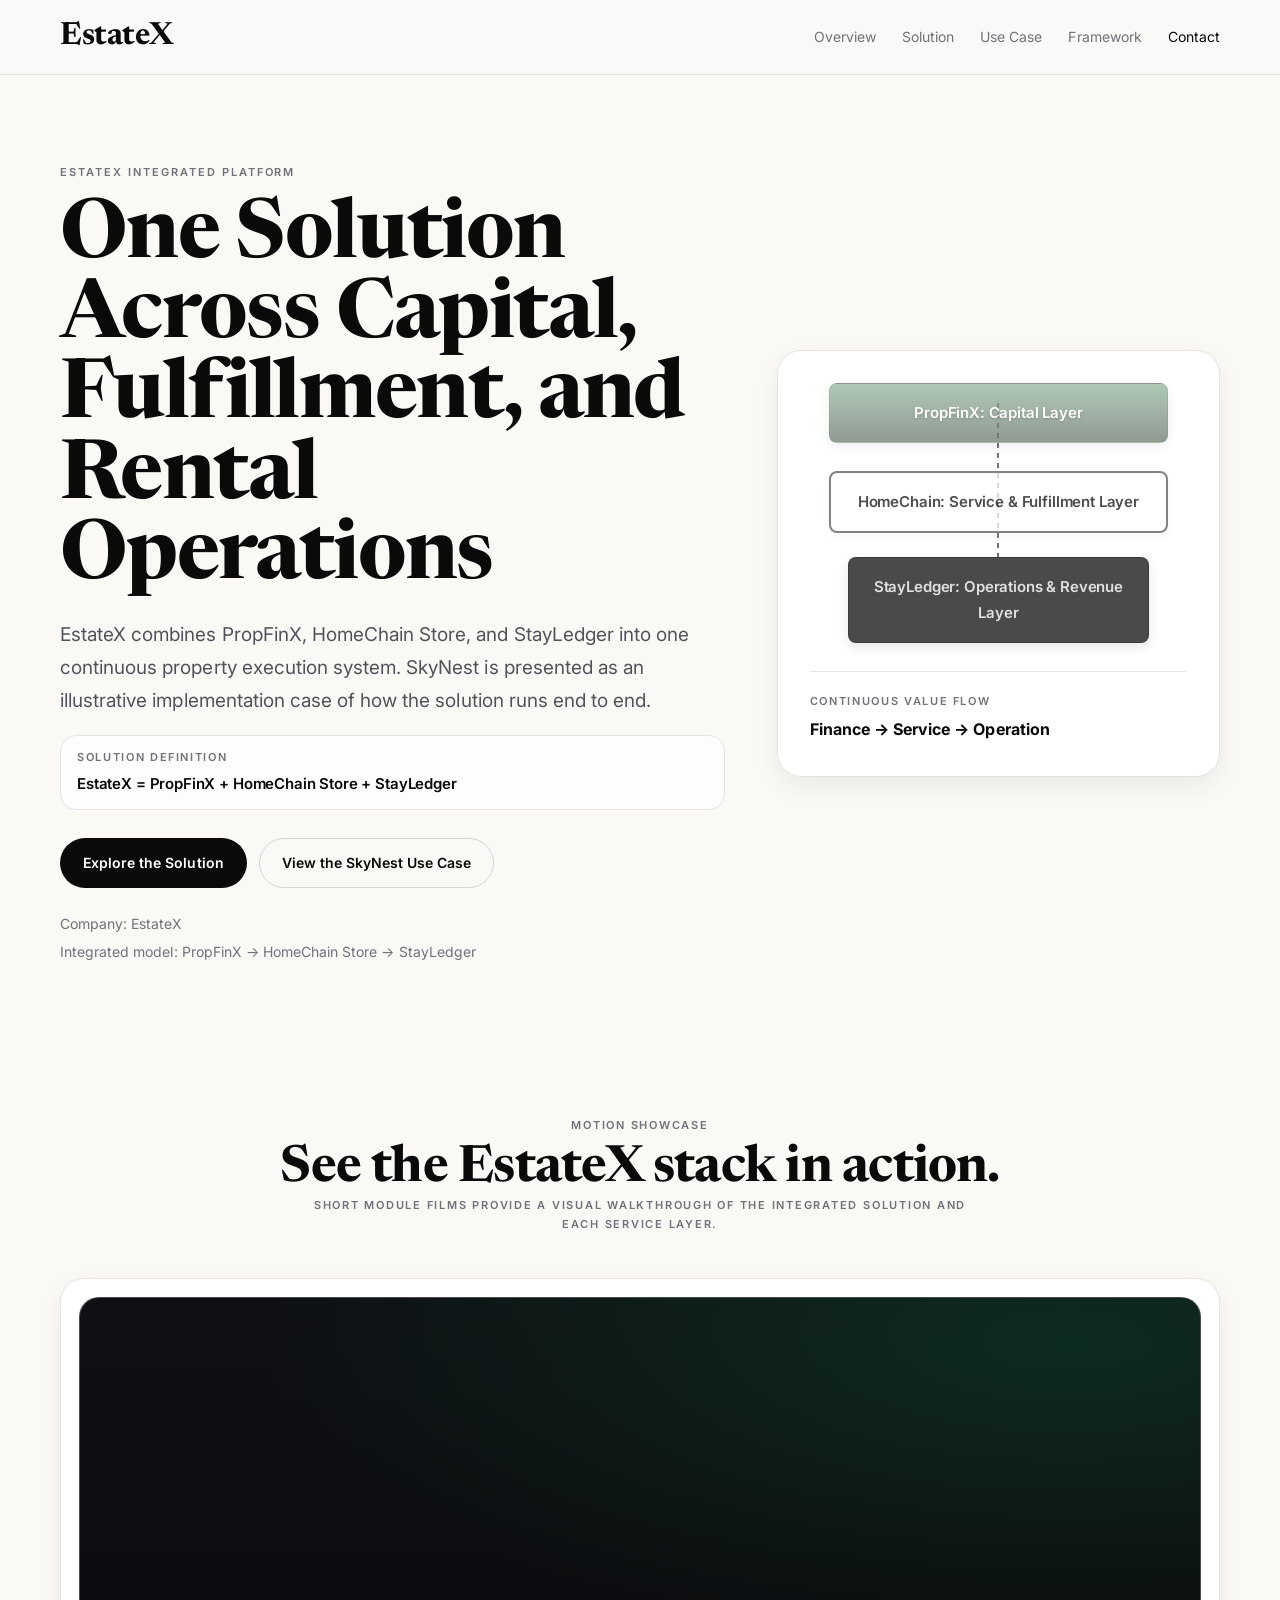
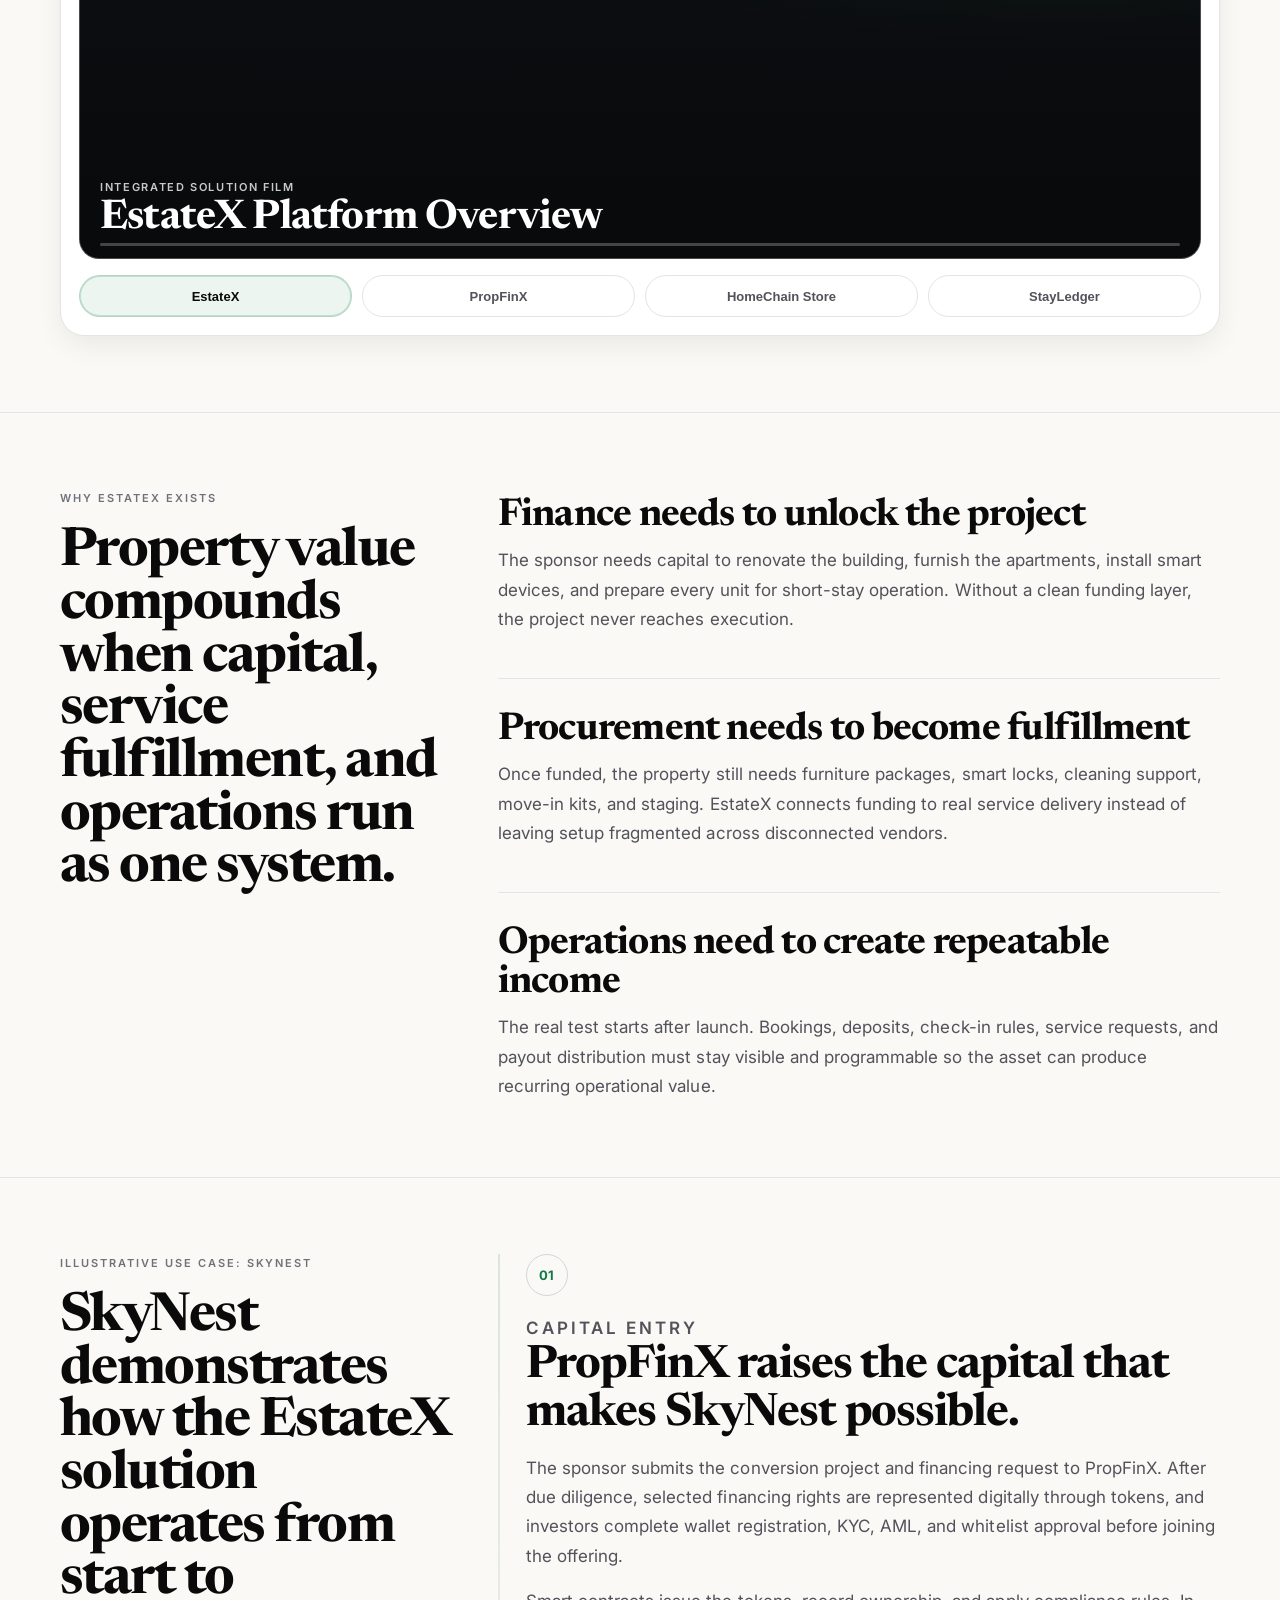
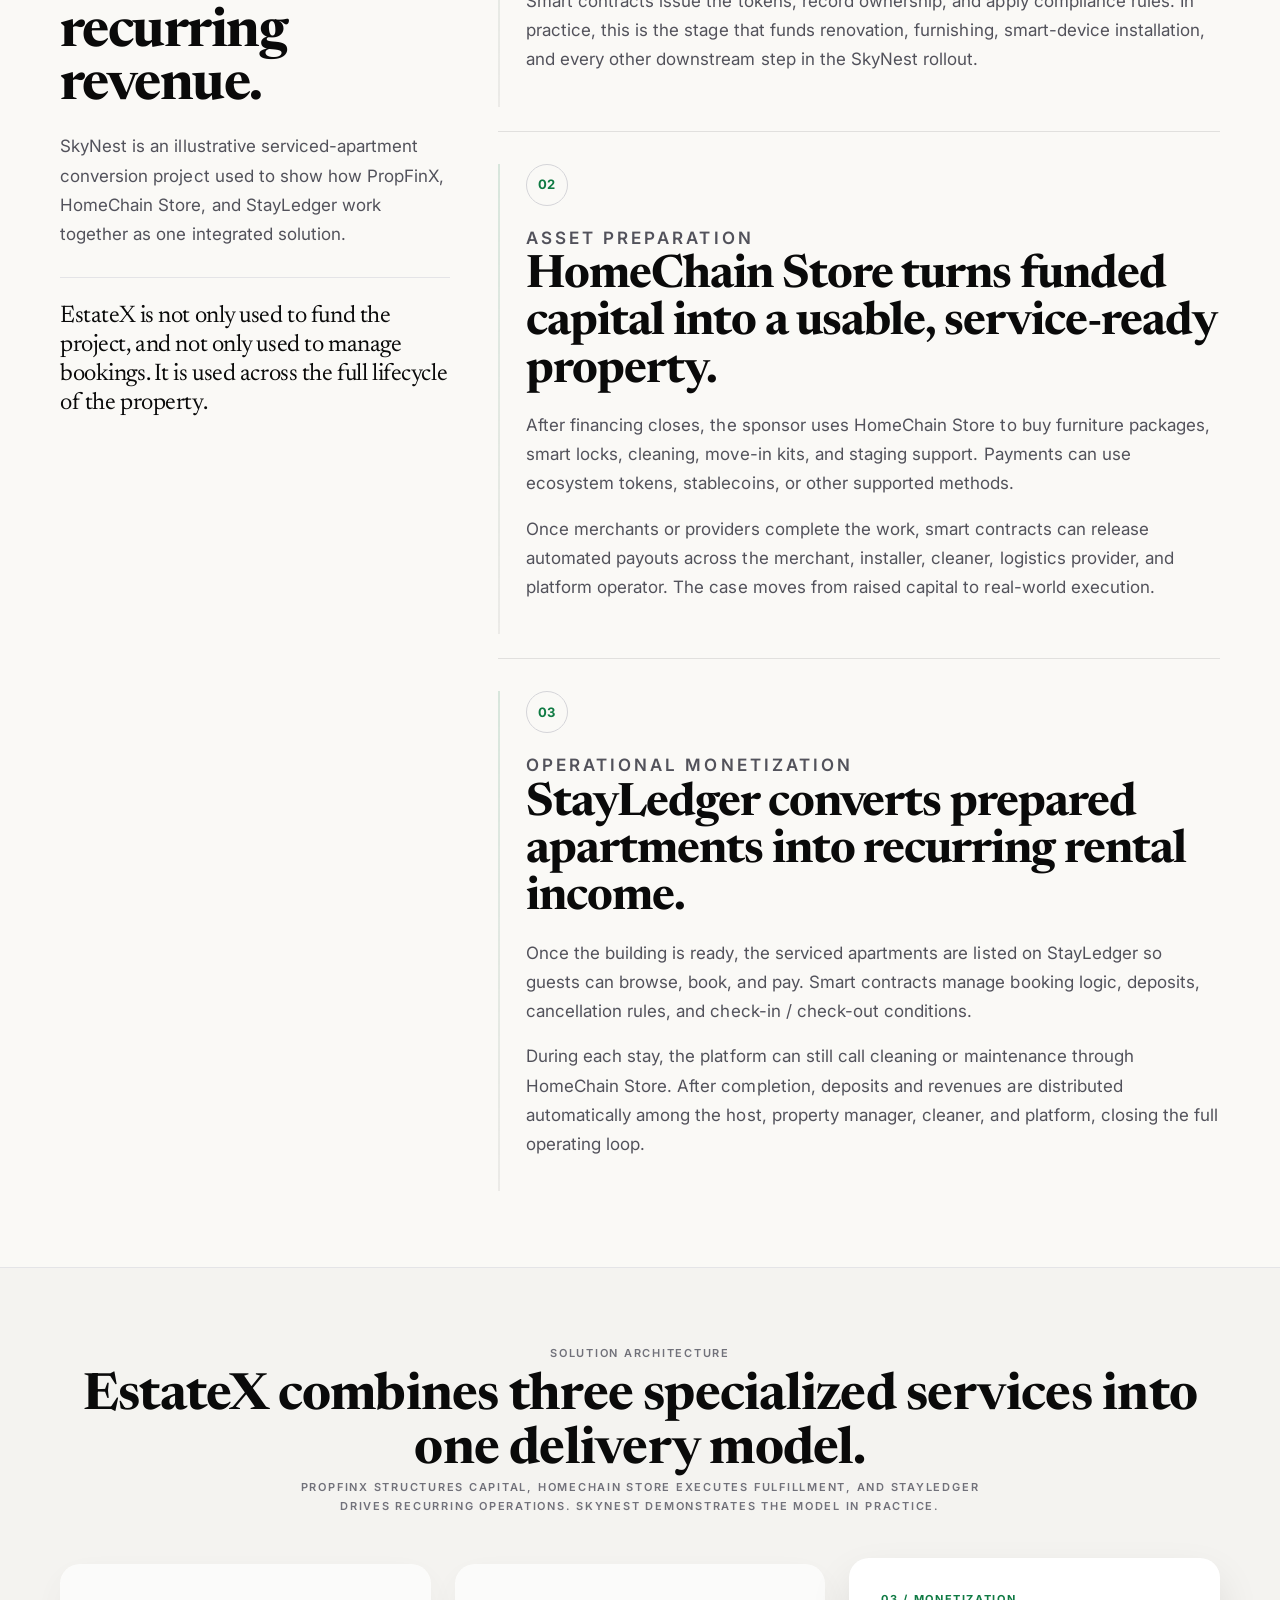
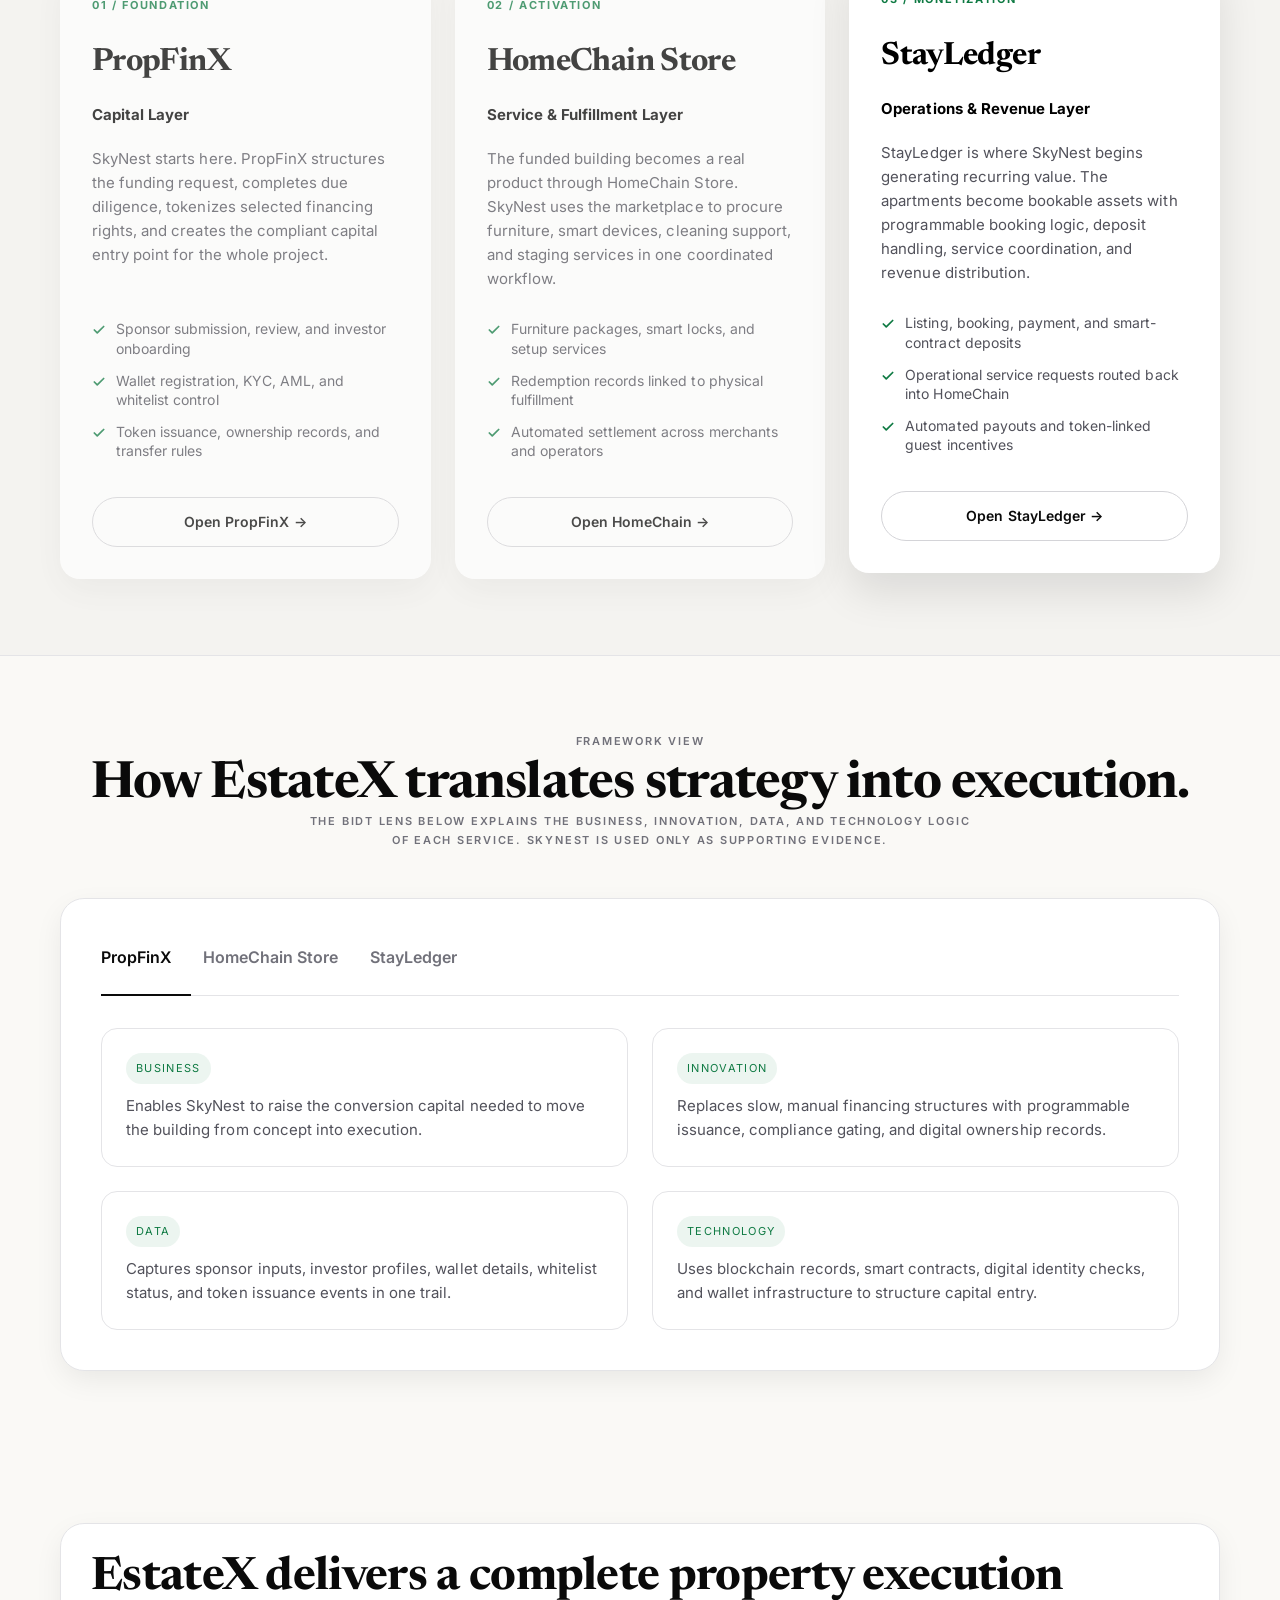
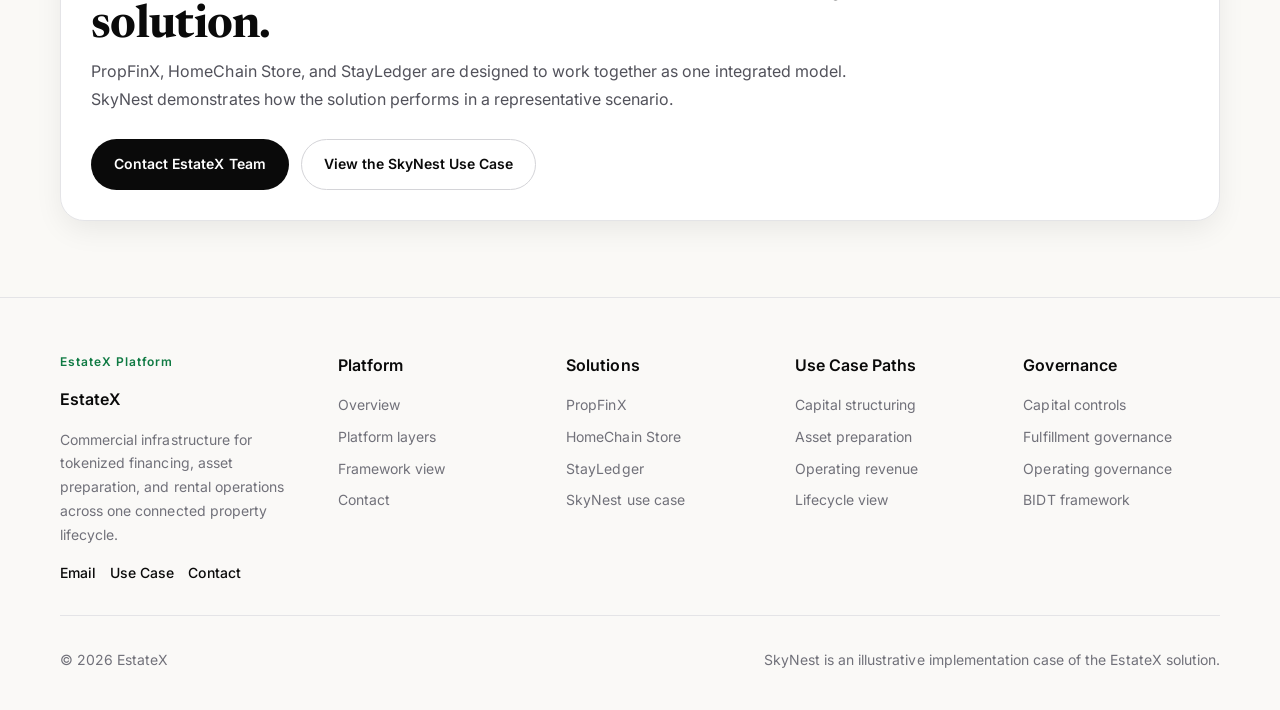
<file: index.html>
<!doctype html>
<html lang="en">
  <head>
    <meta charset="UTF-8" />
    <meta name="viewport" content="width=device-width, initial-scale=1.0" />
    <title>EstateX | Integrated Property Solution</title>
    <link rel="preconnect" href="https://fonts.googleapis.com" />
    <link rel="preconnect" href="https://fonts.gstatic.com" crossorigin />
    <link
      href="https://fonts.googleapis.com/css2?family=Inter:wght@400;500;600;700&family=Newsreader:opsz,wght@6..72,500;6..72,700&display=swap"
      rel="stylesheet"
    />
    <link rel="stylesheet" href="styles.css" />
  </head>
  <body>
    <div class="progress"></div>
    <header class="site-header">
      <div class="shell header-inner">
        <a class="brand" href="#top">EstateX</a>
        <nav class="nav">
          <a href="#overview" class="scroll-link">Overview</a>
          <a href="#layers" class="scroll-link">Solution</a>
          <a href="#case" class="scroll-link">Use Case</a>
          <a href="#bidi" class="scroll-link">Framework</a>
          <a href="#cta" class="scroll-link">Contact</a>
        </nav>
        <button class="nav-toggle" aria-label="Open navigation">Menu</button>
      </div>
    </header>

    <main id="top">
      <section class="hero" data-reveal>
        <div class="shell hero-grid hero-grid-editorial">
          <article class="hero-main">
            <p class="eyebrow">EstateX Integrated Platform</p>
            <h1>One Solution Across Capital, Fulfillment, and Rental Operations</h1>
            <p class="lead">
              EstateX combines PropFinX, HomeChain Store, and StayLedger into one continuous property execution system.
              SkyNest is presented as an illustrative implementation case of how the solution runs end to end.
            </p>
            <div class="solution-formula">
              <p class="formula-label">Solution Definition</p>
              <p class="formula-expression">EstateX = PropFinX + HomeChain Store + StayLedger</p>
            </div>
            <div class="hero-actions">
              <a href="#layers" class="button solid scroll-link">Explore the Solution</a>
              <a href="#case" class="button ghost scroll-link">View the SkyNest Use Case</a>
            </div>
            <ul class="hero-meta">
              <li>Company: EstateX</li>
              <li>Integrated model: PropFinX → HomeChain Store → StayLedger</li>
            </ul>
          </article>
          <aside class="hero-aside premium-card">
            <div class="flow-diagram">
              <div class="flow-box top-box is-current" data-layer="propfinx">PropFinX: Capital Layer</div>
              <div class="flow-box middle-box" data-layer="homechain">HomeChain: Service & Fulfillment Layer</div>
              <div class="flow-box bottom-box" data-layer="stayledger">StayLedger: Operations & Revenue Layer</div>
            </div>
            <div class="aside-note">
              <p>Continuous Value Flow</p>
              <h3>Finance → Service → Operation</h3>
            </div>
          </aside>
        </div>
      </section>

      <section id="media" class="section" data-reveal>
        <div class="shell">
          <header class="section-head text-center">
            <p>Motion Showcase</p>
            <h2>See the EstateX stack in action.</h2>
            <p class="lead-center">
              Short module films provide a visual walkthrough of the integrated solution and each service layer.
            </p>
          </header>
          <div class="video-showcase premium-card" data-video-showcase>
            <div class="video-stage">
              <video
                class="showcase-video showcase-stage-video"
                data-stage-video
                src="Vidoes/EstateX.mp4"
                autoplay
                muted
                loop
                playsinline
                preload="metadata"
              ></video>
              <div class="stage-glow"></div>
              <div class="stage-caption">
                <p data-stage-kicker>Integrated Solution Film</p>
                <h3 data-stage-title>EstateX Platform Overview</h3>
              </div>
              <div class="stage-progress">
                <span data-stage-progress></span>
              </div>
            </div>
            <div class="video-selector">
              <button
                class="video-chip is-active"
                type="button"
                data-video-src="Vidoes/EstateX.mp4"
                data-video-kicker="Integrated Solution Film"
                data-video-title="EstateX Platform Overview"
              >
                EstateX
              </button>
              <button
                class="video-chip"
                type="button"
                data-video-src="Vidoes/PropFinX.mp4"
                data-video-kicker="Capital Layer Film"
                data-video-title="PropFinX Service Walkthrough"
              >
                PropFinX
              </button>
              <button
                class="video-chip"
                type="button"
                data-video-src="Vidoes/HomeChain%20Store.mp4"
                data-video-kicker="Fulfillment Layer Film"
                data-video-title="HomeChain Store Service Walkthrough"
              >
                HomeChain Store
              </button>
              <button
                class="video-chip"
                type="button"
                data-video-src="Vidoes/StayLedger.mp4"
                data-video-kicker="Operations Layer Film"
                data-video-title="StayLedger Service Walkthrough"
              >
                StayLedger
              </button>
            </div>
          </div>
        </div>
      </section>

      <section id="overview" class="section section-divided" data-reveal>
        <div class="shell editorial-split">
          <div class="editorial-heading">
            <p class="section-kicker">Why EstateX Exists</p>
            <h2>Property value compounds when capital, service fulfillment, and operations run as one system.</h2>
          </div>
          <div class="editorial-list">
            <article class="editorial-item">
              <h3>Finance needs to unlock the project</h3>
              <p>
                The sponsor needs capital to renovate the building, furnish the apartments, install smart devices,
                and prepare every unit for short-stay operation. Without a clean funding layer, the project never
                reaches execution.
              </p>
            </article>
            <article class="editorial-item">
              <h3>Procurement needs to become fulfillment</h3>
              <p>
                Once funded, the property still needs furniture packages, smart locks, cleaning support, move-in kits,
                and staging. EstateX connects funding to real service delivery instead of leaving setup fragmented
                across disconnected vendors.
              </p>
            </article>
            <article class="editorial-item">
              <h3>Operations need to create repeatable income</h3>
              <p>
                The real test starts after launch. Bookings, deposits, check-in rules, service requests, and payout
                distribution must stay visible and programmable so the asset can produce recurring operational value.
              </p>
            </article>
          </div>
        </div>
      </section>

      <section id="case" class="section" data-reveal>
        <div class="shell editorial-split case-layout">
          <div class="editorial-heading sticky-column">
            <p class="section-kicker">Illustrative Use Case: SkyNest</p>
            <h2>SkyNest demonstrates how the EstateX solution operates from start to recurring revenue.</h2>
            <p class="case-intro">
              SkyNest is an illustrative serviced-apartment conversion project used to show how PropFinX, HomeChain
              Store, and StayLedger work together as one integrated solution.
            </p>
            <div class="case-pullquote">
              <p>
                EstateX is not only used to fund the project, and not only used to manage bookings. It is used
                across the full lifecycle of the property.
              </p>
            </div>
          </div>
          <div class="story-rail">
            <article class="story-step" data-layer="propfinx" data-reveal>
              <span class="story-index">01</span>
              <p class="story-label">Capital Entry</p>
              <h3>PropFinX raises the capital that makes SkyNest possible.</h3>
              <p>
                The sponsor submits the conversion project and financing request to PropFinX. After due diligence,
                selected financing rights are represented digitally through tokens, and investors complete wallet
                registration, KYC, AML, and whitelist approval before joining the offering.
              </p>
              <p>
                Smart contracts issue the tokens, record ownership, and apply compliance rules. In practice, this is
                the stage that funds renovation, furnishing, smart-device installation, and every other downstream
                step in the SkyNest rollout.
              </p>
            </article>
            <article class="story-step" data-layer="homechain" data-reveal>
              <span class="story-index">02</span>
              <p class="story-label">Asset Preparation</p>
              <h3>HomeChain Store turns funded capital into a usable, service-ready property.</h3>
              <p>
                After financing closes, the sponsor uses HomeChain Store to buy furniture packages, smart locks,
                cleaning, move-in kits, and staging support. Payments can use ecosystem tokens, stablecoins, or other
                supported methods.
              </p>
              <p>
                Once merchants or providers complete the work, smart contracts can release automated payouts across
                the merchant, installer, cleaner, logistics provider, and platform operator. The case moves from
                raised capital to real-world execution.
              </p>
            </article>
            <article class="story-step" data-layer="stayledger" data-reveal>
              <span class="story-index">03</span>
              <p class="story-label">Operational Monetization</p>
              <h3>StayLedger converts prepared apartments into recurring rental income.</h3>
              <p>
                Once the building is ready, the serviced apartments are listed on StayLedger so guests can browse,
                book, and pay. Smart contracts manage booking logic, deposits, cancellation rules, and check-in /
                check-out conditions.
              </p>
              <p>
                During each stay, the platform can still call cleaning or maintenance through HomeChain Store. After
                completion, deposits and revenues are distributed automatically among the host, property manager,
                cleaner, and platform, closing the full operating loop.
              </p>
            </article>
          </div>
        </div>
      </section>

      <section id="layers" class="section alternate-bg" data-reveal>
        <div class="shell">
          <header class="section-head text-center">
            <p>Solution Architecture</p>
            <h2>EstateX combines three specialized services into one delivery model.</h2>
            <p class="lead-center">
              PropFinX structures capital, HomeChain Store executes fulfillment, and StayLedger drives recurring
              operations. SkyNest demonstrates the model in practice.
            </p>
          </header>

          <div class="lifecycle-grid">
            <article class="lifecycle-card premium-card is-current" data-layer="propfinx">
              <div class="card-phase">01 / Foundation</div>
              <h3>PropFinX</h3>
              <p class="card-subtitle">Capital Layer</p>
              <p class="card-desc">
                SkyNest starts here. PropFinX structures the funding request, completes due diligence, tokenizes
                selected financing rights, and creates the compliant capital entry point for the whole project.
              </p>
              <ul class="card-features">
                <li>Sponsor submission, review, and investor onboarding</li>
                <li>Wallet registration, KYC, AML, and whitelist control</li>
                <li>Token issuance, ownership records, and transfer rules</li>
              </ul>
              <a href="propfinx.html" class="button ghost card-btn">Open PropFinX →</a>
            </article>

            <article class="lifecycle-card premium-card" data-layer="homechain">
              <div class="card-phase">02 / Activation</div>
              <h3>HomeChain Store</h3>
              <p class="card-subtitle">Service & Fulfillment Layer</p>
              <p class="card-desc">
                The funded building becomes a real product through HomeChain Store. SkyNest uses the marketplace to
                procure furniture, smart devices, cleaning support, and staging services in one coordinated workflow.
              </p>
              <ul class="card-features">
                <li>Furniture packages, smart locks, and setup services</li>
                <li>Redemption records linked to physical fulfillment</li>
                <li>Automated settlement across merchants and operators</li>
              </ul>
              <a href="homechain.html" class="button ghost card-btn">Open HomeChain →</a>
            </article>

            <article class="lifecycle-card premium-card" data-layer="stayledger">
              <div class="card-phase">03 / Monetization</div>
              <h3>StayLedger</h3>
              <p class="card-subtitle">Operations & Revenue Layer</p>
              <p class="card-desc">
                StayLedger is where SkyNest begins generating recurring value. The apartments become bookable assets
                with programmable booking logic, deposit handling, service coordination, and revenue distribution.
              </p>
              <ul class="card-features">
                <li>Listing, booking, payment, and smart-contract deposits</li>
                <li>Operational service requests routed back into HomeChain</li>
                <li>Automated payouts and token-linked guest incentives</li>
              </ul>
              <a href="stayledger.html" class="button ghost card-btn">Open StayLedger →</a>
            </article>
          </div>
        </div>
      </section>

      <section id="bidi" class="section" data-reveal>
        <div class="shell">
          <header class="section-head text-center">
            <p>Framework View</p>
            <h2>How EstateX translates strategy into execution.</h2>
            <p class="lead-center">
              The BIDT lens below explains the business, innovation, data, and technology logic of each service. SkyNest
              is used only as supporting evidence.
            </p>
          </header>

          <div class="bidi-container premium-card">
            <div class="bidi-tabs" role="tablist">
              <button class="bidi-tab is-active" data-bidi-target="bidi-propfinx">PropFinX</button>
              <button class="bidi-tab" data-bidi-target="bidi-homechain">HomeChain Store</button>
              <button class="bidi-tab" data-bidi-target="bidi-stayledger">StayLedger</button>
            </div>

            <div class="bidi-panels">
              <div class="bidi-panel is-active" id="bidi-propfinx">
                <div class="bidi-matrix">
                  <div class="bidi-item">
                    <span class="icon-tag">Business</span>
                    <p>Enables SkyNest to raise the conversion capital needed to move the building from concept into execution.</p>
                  </div>
                  <div class="bidi-item">
                    <span class="icon-tag">Innovation</span>
                    <p>Replaces slow, manual financing structures with programmable issuance, compliance gating, and digital ownership records.</p>
                  </div>
                  <div class="bidi-item">
                    <span class="icon-tag">Data</span>
                    <p>Captures sponsor inputs, investor profiles, wallet details, whitelist status, and token issuance events in one trail.</p>
                  </div>
                  <div class="bidi-item">
                    <span class="icon-tag">Technology</span>
                    <p>Uses blockchain records, smart contracts, digital identity checks, and wallet infrastructure to structure capital entry.</p>
                  </div>
                </div>
              </div>

              <div class="bidi-panel" id="bidi-homechain">
                <div class="bidi-matrix">
                  <div class="bidi-item">
                    <span class="icon-tag">Business</span>
                    <p>Transforms raised funds into a ready-to-launch apartment product by coordinating vendors, services, and fulfillment.</p>
                  </div>
                  <div class="bidi-item">
                    <span class="icon-tag">Innovation</span>
                    <p>Connects token-supported payment logic with real service redemption and automatic settlement after work completion.</p>
                  </div>
                  <div class="bidi-item">
                    <span class="icon-tag">Data</span>
                    <p>Tracks orders, merchants, service tokens, fulfillment status, and every supplier interaction required to prepare SkyNest.</p>
                  </div>
                  <div class="bidi-item">
                    <span class="icon-tag">Technology</span>
                    <p>Relies on smart-contract settlement, wallet integration, and service-confirmation workflows to bridge digital and physical execution.</p>
                  </div>
                </div>
              </div>

              <div class="bidi-panel" id="bidi-stayledger">
                <div class="bidi-matrix">
                  <div class="bidi-item">
                    <span class="icon-tag">Business</span>
                    <p>Turns the prepared property into a live revenue engine through repeatable booking activity and recurring operational cash flow.</p>
                  </div>
                  <div class="bidi-item">
                    <span class="icon-tag">Innovation</span>
                    <p>Combines deposits, booking rules, payouts, loyalty benefits, and service coordination inside one programmable operating layer.</p>
                  </div>
                  <div class="bidi-item">
                    <span class="icon-tag">Data</span>
                    <p>Unifies listing, guest, booking, deposit, service request, and payout records so the operating history stays measurable.</p>
                  </div>
                  <div class="bidi-item">
                    <span class="icon-tag">Technology</span>
                    <p>Uses smart contracts, wallet-linked incentives, and connected service workflows to manage the rental lifecycle end to end.</p>
                  </div>
                </div>
              </div>
            </div>
          </div>
        </div>
      </section>

      <section id="cta" class="section" data-reveal>
        <div class="shell cta premium-card">
          <div>
            <h2>EstateX delivers a complete property execution solution.</h2>
            <p>
              PropFinX, HomeChain Store, and StayLedger are designed to work together as one integrated model. SkyNest
              demonstrates how the solution performs in a representative scenario.
            </p>
          </div>
          <div class="cta-actions">
            <a class="button solid" href="mailto:contact@estatex.io">Contact EstateX Team</a>
            <a class="button ghost scroll-link" href="#case">View the SkyNest Use Case</a>
          </div>
        </div>
      </section>
    </main>

    <footer class="site-footer site-footer-rich">
      <div class="shell">
        <div class="footer-grid">
          <div class="footer-brand">
            <p class="footer-badge">EstateX Platform</p>
            <h3>EstateX</h3>
            <p>
              Commercial infrastructure for tokenized financing, asset preparation, and rental operations across one
              connected property lifecycle.
            </p>
            <div class="footer-social">
              <a href="mailto:contact@estatex.io">Email</a>
              <a href="#case" class="scroll-link">Use Case</a>
              <a href="#cta" class="scroll-link">Contact</a>
            </div>
          </div>
          <div class="footer-column">
            <h4>Platform</h4>
            <div class="footer-links">
              <a href="#overview" class="scroll-link">Overview</a>
              <a href="#layers" class="scroll-link">Platform layers</a>
              <a href="#bidi" class="scroll-link">Framework view</a>
              <a href="#cta" class="scroll-link">Contact</a>
            </div>
          </div>
          <div class="footer-column">
            <h4>Solutions</h4>
            <div class="footer-links">
              <a href="propfinx.html">PropFinX</a>
              <a href="homechain.html">HomeChain Store</a>
              <a href="stayledger.html">StayLedger</a>
              <a href="#case" class="scroll-link">SkyNest use case</a>
            </div>
          </div>
          <div class="footer-column">
            <h4>Use Case Paths</h4>
            <div class="footer-links">
              <a href="propfinx.html#case">Capital structuring</a>
              <a href="homechain.html#case">Asset preparation</a>
              <a href="stayledger.html#case">Operating revenue</a>
              <a href="index.html#layers">Lifecycle view</a>
            </div>
          </div>
          <div class="footer-column">
            <h4>Governance</h4>
            <div class="footer-links">
              <a href="propfinx.html#controls">Capital controls</a>
              <a href="homechain.html#controls">Fulfillment governance</a>
              <a href="stayledger.html#controls">Operating governance</a>
              <a href="#bidi" class="scroll-link">BIDT framework</a>
            </div>
          </div>
        </div>
        <div class="footer-bottom">
          <p>© 2026 EstateX</p>
          <p>SkyNest is an illustrative implementation case of the EstateX solution.</p>
        </div>
      </div>
    </footer>

    <button class="to-top" aria-label="Back to top">↑</button>
    <script src="app.js"></script>
  </body>
</html>
</file>
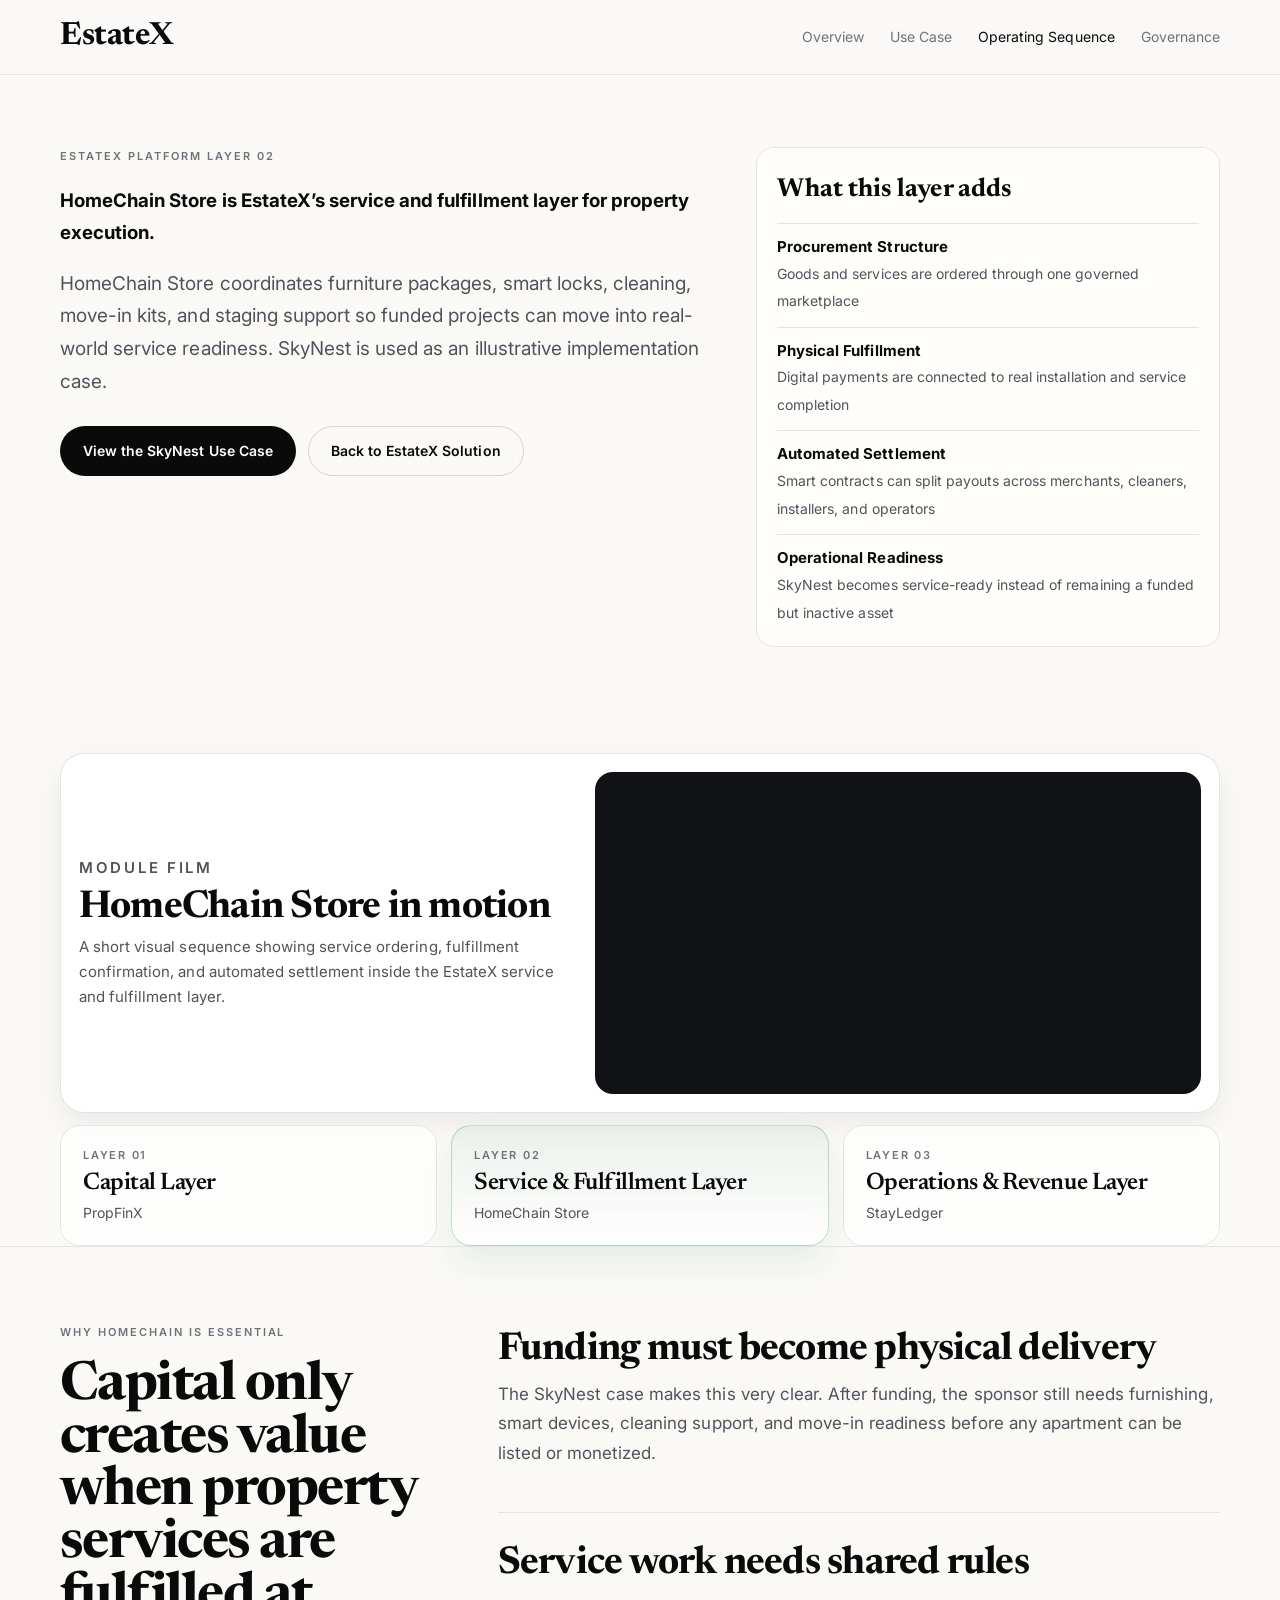
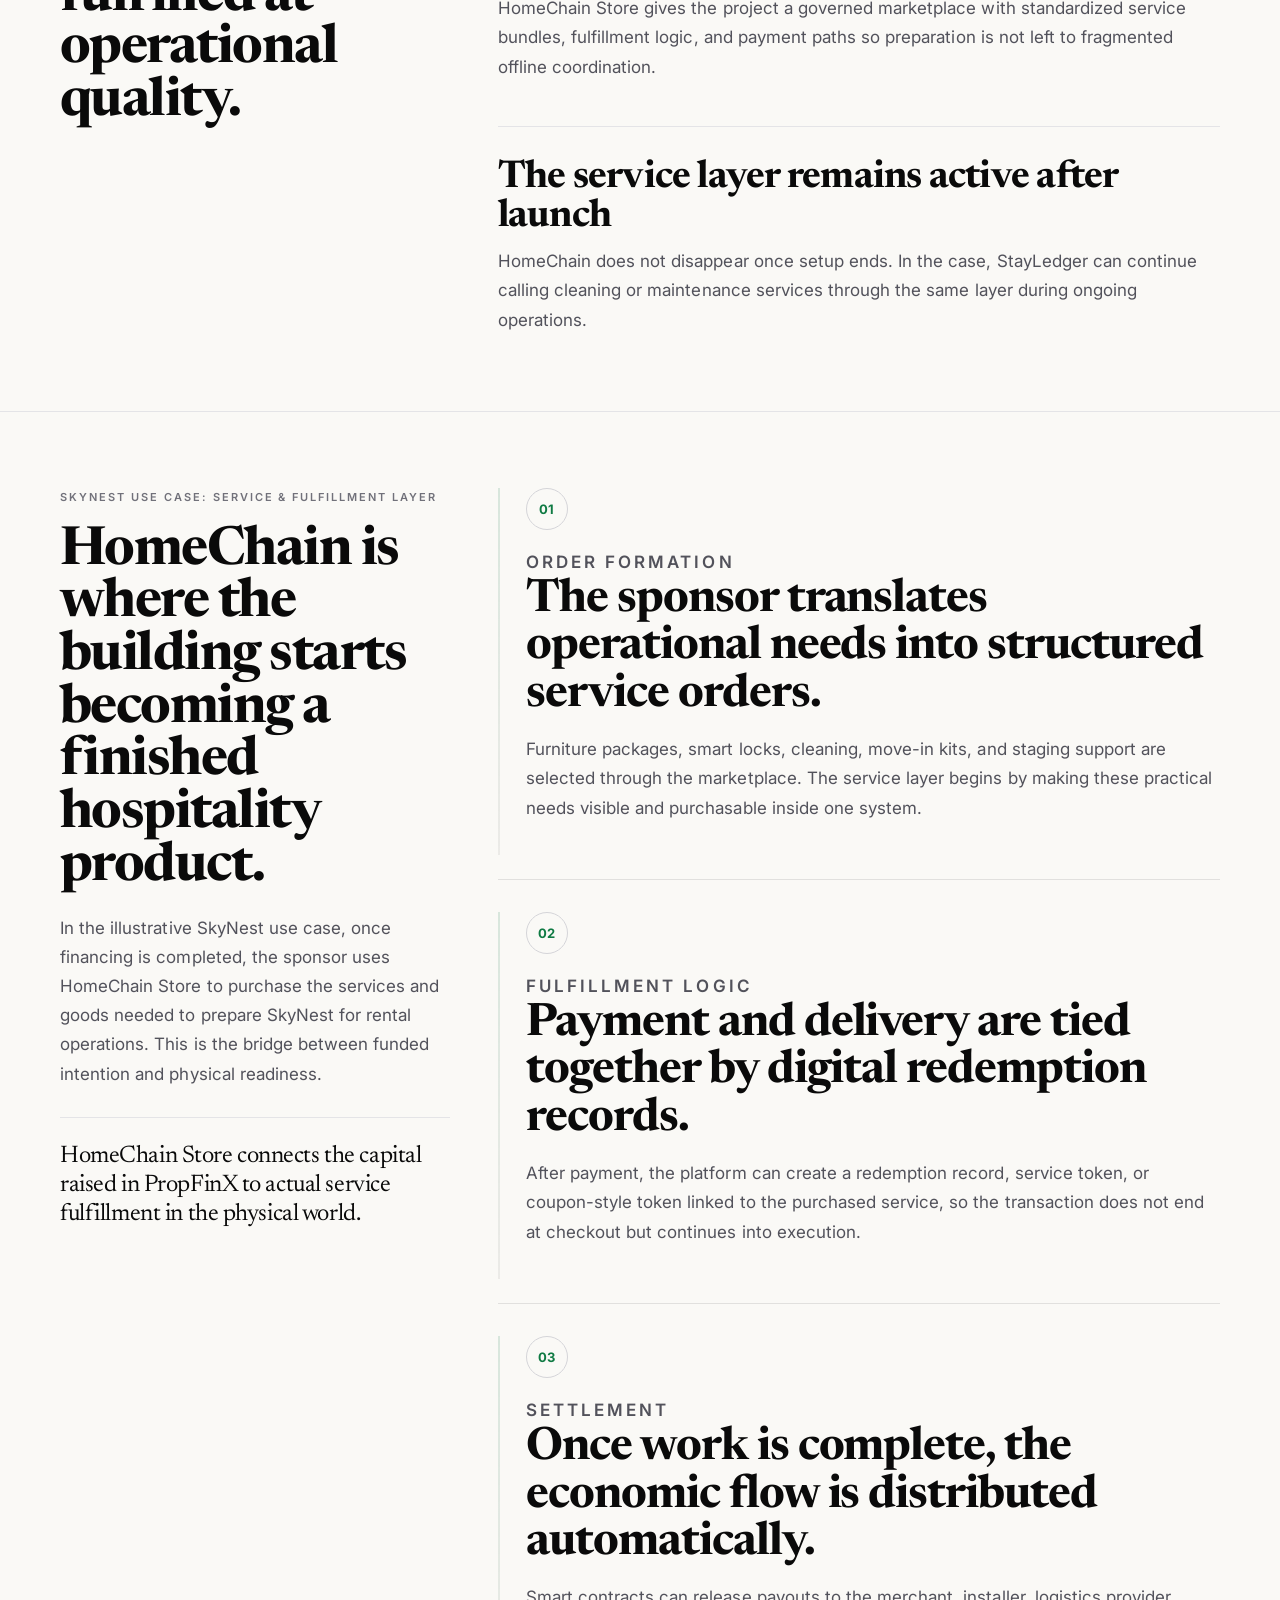
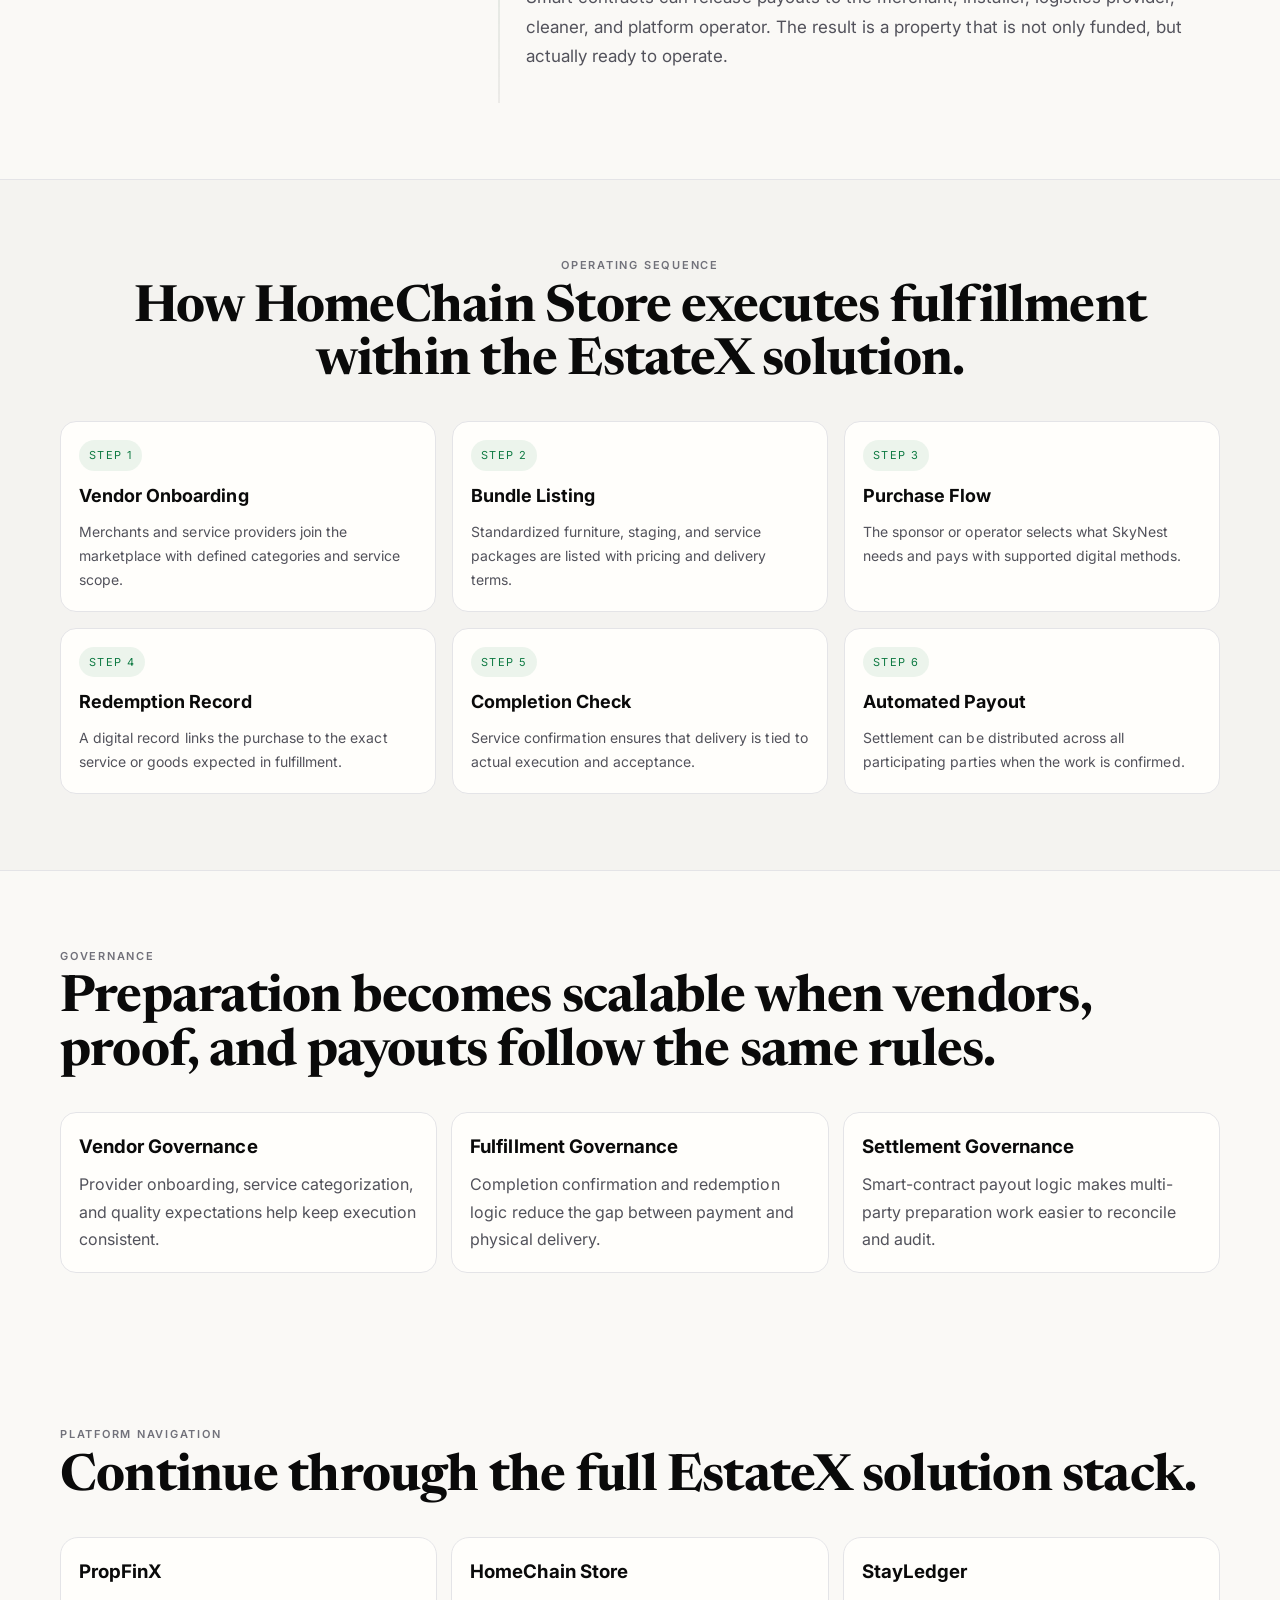
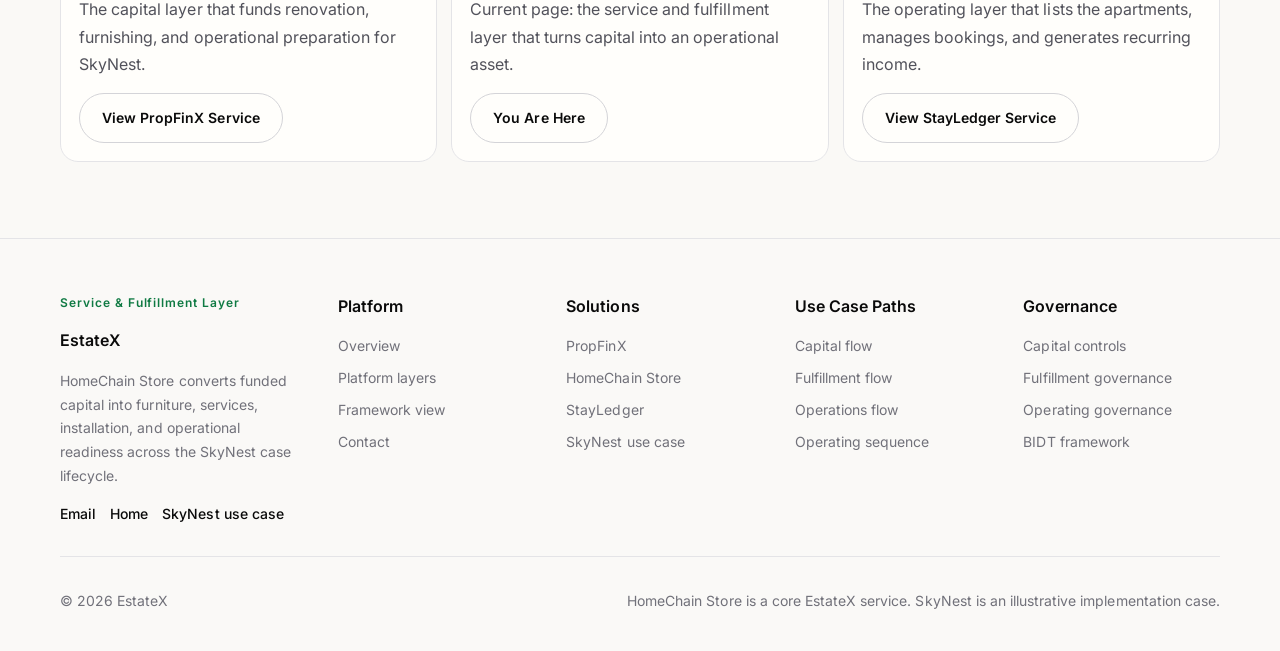
<file: homechain.html>
<!doctype html>
<html lang="en">
  <head>
    <meta charset="UTF-8" />
    <meta name="viewport" content="width=device-width, initial-scale=1.0" />
    <title>HomeChain Store | EstateX</title>
    <link rel="preconnect" href="https://fonts.googleapis.com" />
    <link rel="preconnect" href="https://fonts.gstatic.com" crossorigin />
    <link
      href="https://fonts.googleapis.com/css2?family=Inter:wght@400;500;600;700&family=Newsreader:opsz,wght@6..72,500;6..72,700&display=swap"
      rel="stylesheet"
    />
    <link rel="stylesheet" href="styles.css" />
  </head>
  <body>
    <div class="progress"></div>
    <header class="site-header">
      <div class="shell header-inner">
        <a class="brand" href="index.html">EstateX</a>
        <nav class="nav">
          <a href="#overview" class="scroll-link">Overview</a>
          <a href="#case" class="scroll-link">Use Case</a>
          <a href="#model" class="scroll-link">Operating Sequence</a>
          <a href="#controls" class="scroll-link">Governance</a>
        </nav>
        <button class="nav-toggle" aria-label="Open navigation">Menu</button>
      </div>
    </header>

    <main>
      <section class="section prop-hero" data-reveal>
        <div class="shell prop-hero-grid">
          <article>
            <p class="eyebrow">EstateX Platform Layer 02</p>
            <h1>HomeChain Store is EstateX’s service and fulfillment layer for property execution.</h1>
            <p class="lead">
              HomeChain Store coordinates furniture packages, smart locks, cleaning, move-in kits, and staging support
              so funded projects can move into real-world service readiness. SkyNest is used as an illustrative
              implementation case.
            </p>
            <div class="hero-actions">
              <a class="button solid scroll-link" href="#case">View the SkyNest Use Case</a>
              <a class="button ghost" href="index.html">Back to EstateX Solution</a>
            </div>
          </article>
          <aside class="prop-kpi">
            <h3>What this layer adds</h3>
            <ul>
              <li><strong>Procurement Structure</strong><span>Goods and services are ordered through one governed marketplace</span></li>
              <li><strong>Physical Fulfillment</strong><span>Digital payments are connected to real installation and service completion</span></li>
              <li><strong>Automated Settlement</strong><span>Smart contracts can split payouts across merchants, cleaners, installers, and operators</span></li>
              <li><strong>Operational Readiness</strong><span>SkyNest becomes service-ready instead of remaining a funded but inactive asset</span></li>
            </ul>
          </aside>
        </div>
      </section>

      <section class="section section-tight" data-reveal>
        <div class="shell module-film premium-card">
          <div class="module-film-copy">
            <p class="section-kicker">Module Film</p>
            <h2>HomeChain Store in motion</h2>
            <p>
              A short visual sequence showing service ordering, fulfillment confirmation, and automated settlement
              inside the EstateX service and fulfillment layer.
            </p>
          </div>
          <div class="module-film-frame">
            <video
              class="showcase-video module-video"
              src="Vidoes/HomeChain%20Store.mp4"
              autoplay
              muted
              loop
              playsinline
              preload="metadata"
            ></video>
          </div>
        </div>
      </section>

      <section class="service-stageband section-tight" data-reveal>
        <div class="shell service-stagegrid">
          <a class="service-stage" href="propfinx.html">
            <span>Layer 01</span>
            <strong>Capital Layer</strong>
            <em>PropFinX</em>
          </a>
          <a class="service-stage is-current" href="homechain.html">
            <span>Layer 02</span>
            <strong>Service & Fulfillment Layer</strong>
            <em>HomeChain Store</em>
          </a>
          <a class="service-stage" href="stayledger.html">
            <span>Layer 03</span>
            <strong>Operations & Revenue Layer</strong>
            <em>StayLedger</em>
          </a>
        </div>
      </section>

      <section id="overview" class="section section-divided" data-reveal>
        <div class="shell editorial-split">
          <div class="editorial-heading">
            <p class="section-kicker">Why HomeChain is essential</p>
            <h2>Capital only creates value when property services are fulfilled at operational quality.</h2>
          </div>
          <div class="editorial-list">
            <article class="editorial-item">
              <h3>Funding must become physical delivery</h3>
              <p>
                The SkyNest case makes this very clear. After funding, the sponsor still needs furnishing, smart
                devices, cleaning support, and move-in readiness before any apartment can be listed or monetized.
              </p>
            </article>
            <article class="editorial-item">
              <h3>Service work needs shared rules</h3>
              <p>
                HomeChain Store gives the project a governed marketplace with standardized service bundles, fulfillment
                logic, and payment paths so preparation is not left to fragmented offline coordination.
              </p>
            </article>
            <article class="editorial-item">
              <h3>The service layer remains active after launch</h3>
              <p>
                HomeChain does not disappear once setup ends. In the case, StayLedger can continue calling cleaning or
                maintenance services through the same layer during ongoing operations.
              </p>
            </article>
          </div>
        </div>
      </section>

      <section id="case" class="section" data-reveal>
        <div class="shell editorial-split case-layout">
          <div class="editorial-heading sticky-column">
            <p class="section-kicker">SkyNest Use Case: Service & Fulfillment Layer</p>
            <h2>HomeChain is where the building starts becoming a finished hospitality product.</h2>
            <p class="case-intro">
              In the illustrative SkyNest use case, once financing is completed, the sponsor uses HomeChain Store to
              purchase the services and goods needed
              to prepare SkyNest for rental operations. This is the bridge between funded intention and physical
              readiness.
            </p>
            <div class="case-pullquote">
              <p>HomeChain Store connects the capital raised in PropFinX to actual service fulfillment in the physical world.</p>
            </div>
          </div>
          <div class="story-rail">
            <article class="story-step" data-reveal>
              <span class="story-index">01</span>
              <p class="story-label">Order Formation</p>
              <h3>The sponsor translates operational needs into structured service orders.</h3>
              <p>
                Furniture packages, smart locks, cleaning, move-in kits, and staging support are selected through the
                marketplace. The service layer begins by making these practical needs visible and purchasable inside
                one system.
              </p>
            </article>
            <article class="story-step" data-reveal>
              <span class="story-index">02</span>
              <p class="story-label">Fulfillment Logic</p>
              <h3>Payment and delivery are tied together by digital redemption records.</h3>
              <p>
                After payment, the platform can create a redemption record, service token, or coupon-style token linked
                to the purchased service, so the transaction does not end at checkout but continues into execution.
              </p>
            </article>
            <article class="story-step" data-reveal>
              <span class="story-index">03</span>
              <p class="story-label">Settlement</p>
              <h3>Once work is complete, the economic flow is distributed automatically.</h3>
              <p>
                Smart contracts can release payouts to the merchant, installer, logistics provider, cleaner, and
                platform operator. The result is a property that is not only funded, but actually ready to operate.
              </p>
            </article>
          </div>
        </div>
      </section>

      <section id="model" class="section alternate-bg" data-reveal>
        <div class="shell">
          <header class="section-head text-center">
            <p>Operating Sequence</p>
            <h2>How HomeChain Store executes fulfillment within the EstateX solution.</h2>
          </header>
          <div class="icon-theme-grid">
            <article>
              <div class="icon-tag">Step 1</div>
              <h3>Vendor Onboarding</h3>
              <p>Merchants and service providers join the marketplace with defined categories and service scope.</p>
            </article>
            <article>
              <div class="icon-tag">Step 2</div>
              <h3>Bundle Listing</h3>
              <p>Standardized furniture, staging, and service packages are listed with pricing and delivery terms.</p>
            </article>
            <article>
              <div class="icon-tag">Step 3</div>
              <h3>Purchase Flow</h3>
              <p>The sponsor or operator selects what SkyNest needs and pays with supported digital methods.</p>
            </article>
            <article>
              <div class="icon-tag">Step 4</div>
              <h3>Redemption Record</h3>
              <p>A digital record links the purchase to the exact service or goods expected in fulfillment.</p>
            </article>
            <article>
              <div class="icon-tag">Step 5</div>
              <h3>Completion Check</h3>
              <p>Service confirmation ensures that delivery is tied to actual execution and acceptance.</p>
            </article>
            <article>
              <div class="icon-tag">Step 6</div>
              <h3>Automated Payout</h3>
              <p>Settlement can be distributed across all participating parties when the work is confirmed.</p>
            </article>
          </div>
        </div>
      </section>

      <section id="controls" class="section" data-reveal>
        <div class="shell">
          <header class="section-head">
            <p>Governance</p>
            <h2>Preparation becomes scalable when vendors, proof, and payouts follow the same rules.</h2>
          </header>
          <div class="controls-grid">
            <article>
              <h3>Vendor Governance</h3>
              <p>Provider onboarding, service categorization, and quality expectations help keep execution consistent.</p>
            </article>
            <article>
              <h3>Fulfillment Governance</h3>
              <p>Completion confirmation and redemption logic reduce the gap between payment and physical delivery.</p>
            </article>
            <article>
              <h3>Settlement Governance</h3>
              <p>Smart-contract payout logic makes multi-party preparation work easier to reconcile and audit.</p>
            </article>
          </div>
        </div>
      </section>

      <section class="section" data-reveal>
        <div class="shell">
          <header class="section-head">
            <p>Platform Navigation</p>
            <h2>Continue through the full EstateX solution stack.</h2>
          </header>
          <div class="module-grid">
            <article>
              <h3>PropFinX</h3>
              <p>The capital layer that funds renovation, furnishing, and operational preparation for SkyNest.</p>
              <a class="button ghost" href="propfinx.html">View PropFinX Service</a>
            </article>
            <article>
              <h3>HomeChain Store</h3>
              <p>Current page: the service and fulfillment layer that turns capital into an operational asset.</p>
              <a class="button ghost" href="homechain.html">You Are Here</a>
            </article>
            <article>
              <h3>StayLedger</h3>
              <p>The operating layer that lists the apartments, manages bookings, and generates recurring income.</p>
              <a class="button ghost" href="stayledger.html">View StayLedger Service</a>
            </article>
          </div>
        </div>
      </section>
    </main>

    <footer class="site-footer site-footer-rich">
      <div class="shell">
        <div class="footer-grid">
          <div class="footer-brand">
            <p class="footer-badge">Service & Fulfillment Layer</p>
            <h3>EstateX</h3>
            <p>
              HomeChain Store converts funded capital into furniture, services, installation, and operational readiness
              across the SkyNest case lifecycle.
            </p>
            <div class="footer-social">
              <a href="mailto:contact@estatex.io">Email</a>
              <a href="index.html">Home</a>
              <a href="#case" class="scroll-link">SkyNest use case</a>
            </div>
          </div>
          <div class="footer-column">
            <h4>Platform</h4>
            <div class="footer-links">
              <a href="index.html#overview">Overview</a>
              <a href="index.html#layers">Platform layers</a>
              <a href="index.html#bidi">Framework view</a>
              <a href="index.html#cta">Contact</a>
            </div>
          </div>
          <div class="footer-column">
            <h4>Solutions</h4>
            <div class="footer-links">
              <a href="propfinx.html">PropFinX</a>
              <a href="homechain.html">HomeChain Store</a>
              <a href="stayledger.html">StayLedger</a>
              <a href="index.html#case">SkyNest use case</a>
            </div>
          </div>
          <div class="footer-column">
            <h4>Use Case Paths</h4>
            <div class="footer-links">
              <a href="propfinx.html#case">Capital flow</a>
              <a href="#case" class="scroll-link">Fulfillment flow</a>
              <a href="stayledger.html#case">Operations flow</a>
              <a href="#model" class="scroll-link">Operating sequence</a>
            </div>
          </div>
          <div class="footer-column">
            <h4>Governance</h4>
            <div class="footer-links">
              <a href="propfinx.html#controls">Capital controls</a>
              <a href="#controls" class="scroll-link">Fulfillment governance</a>
              <a href="stayledger.html#controls">Operating governance</a>
              <a href="index.html#bidi">BIDT framework</a>
            </div>
          </div>
        </div>
        <div class="footer-bottom">
          <p>© 2026 EstateX</p>
          <p>HomeChain Store is a core EstateX service. SkyNest is an illustrative implementation case.</p>
        </div>
      </div>
    </footer>

    <button class="to-top" aria-label="Back to top">↑</button>
    <script src="app.js"></script>
  </body>
</html>
</file>
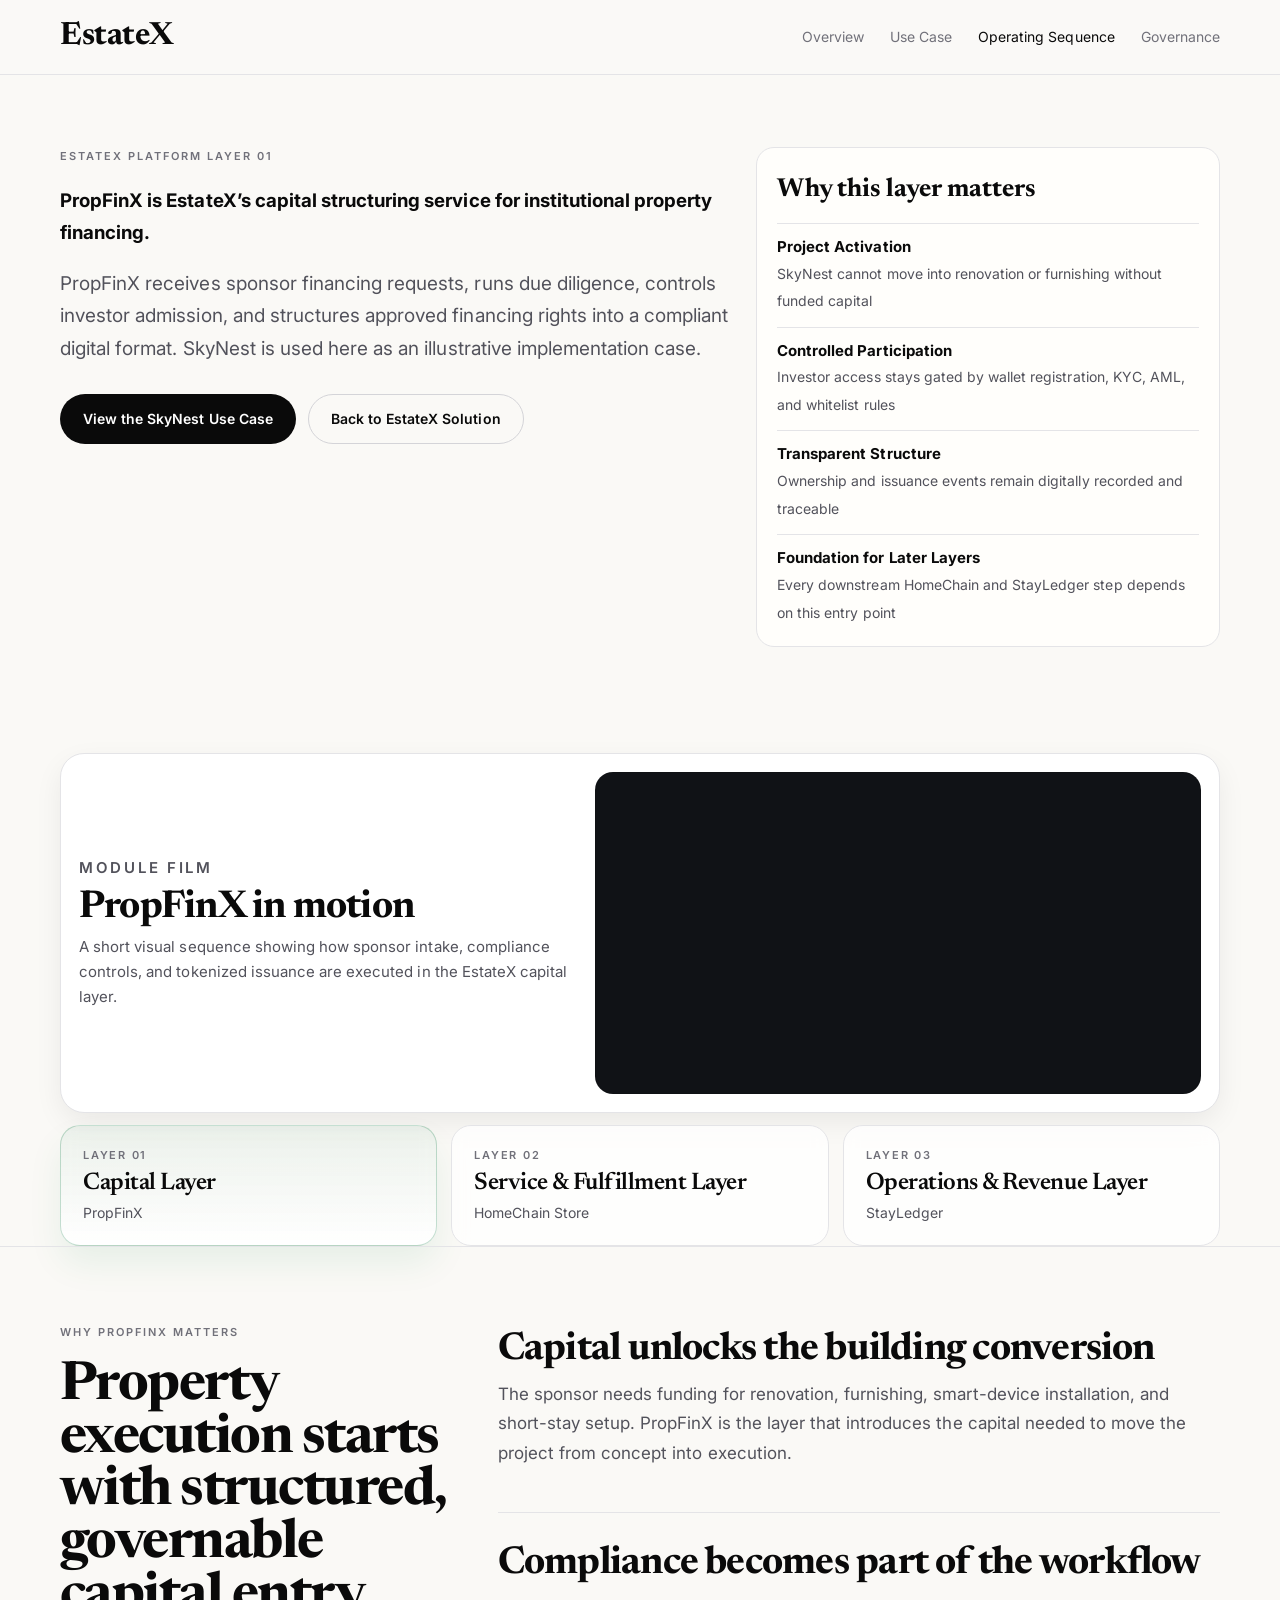
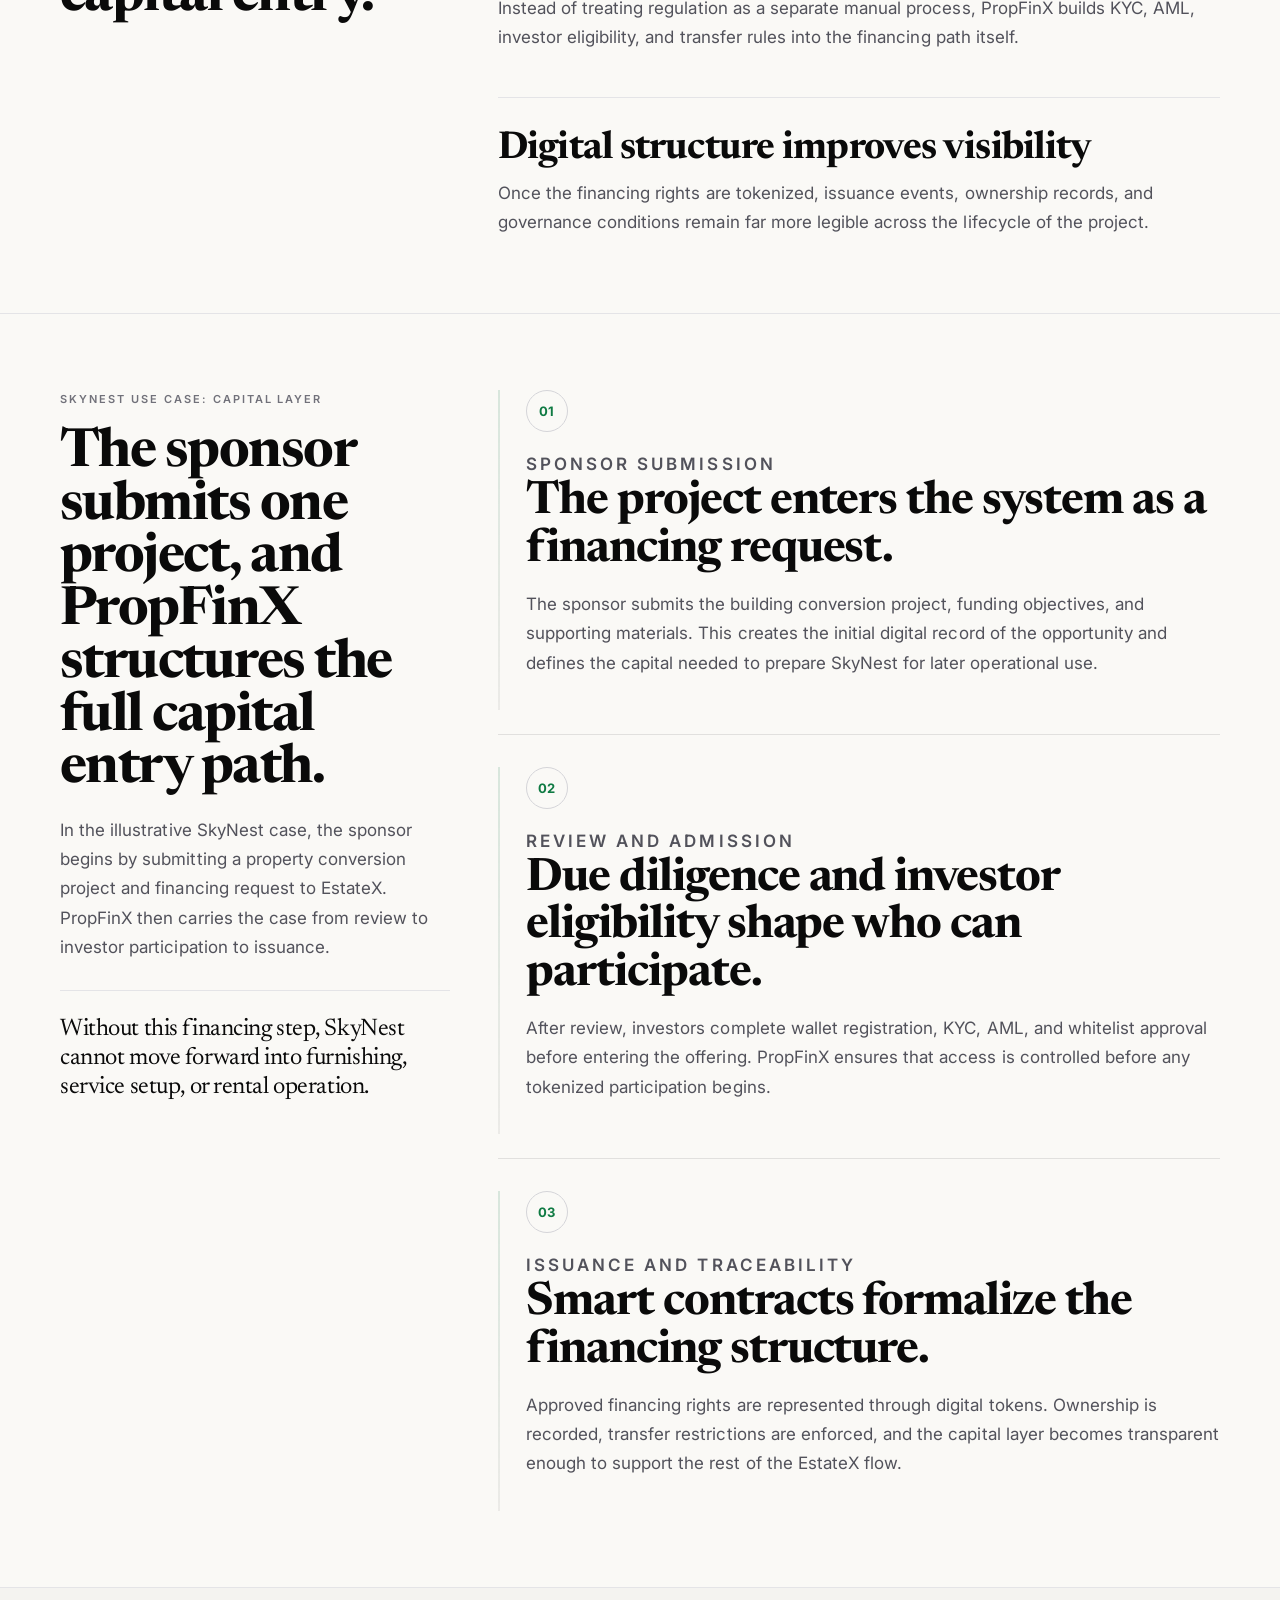
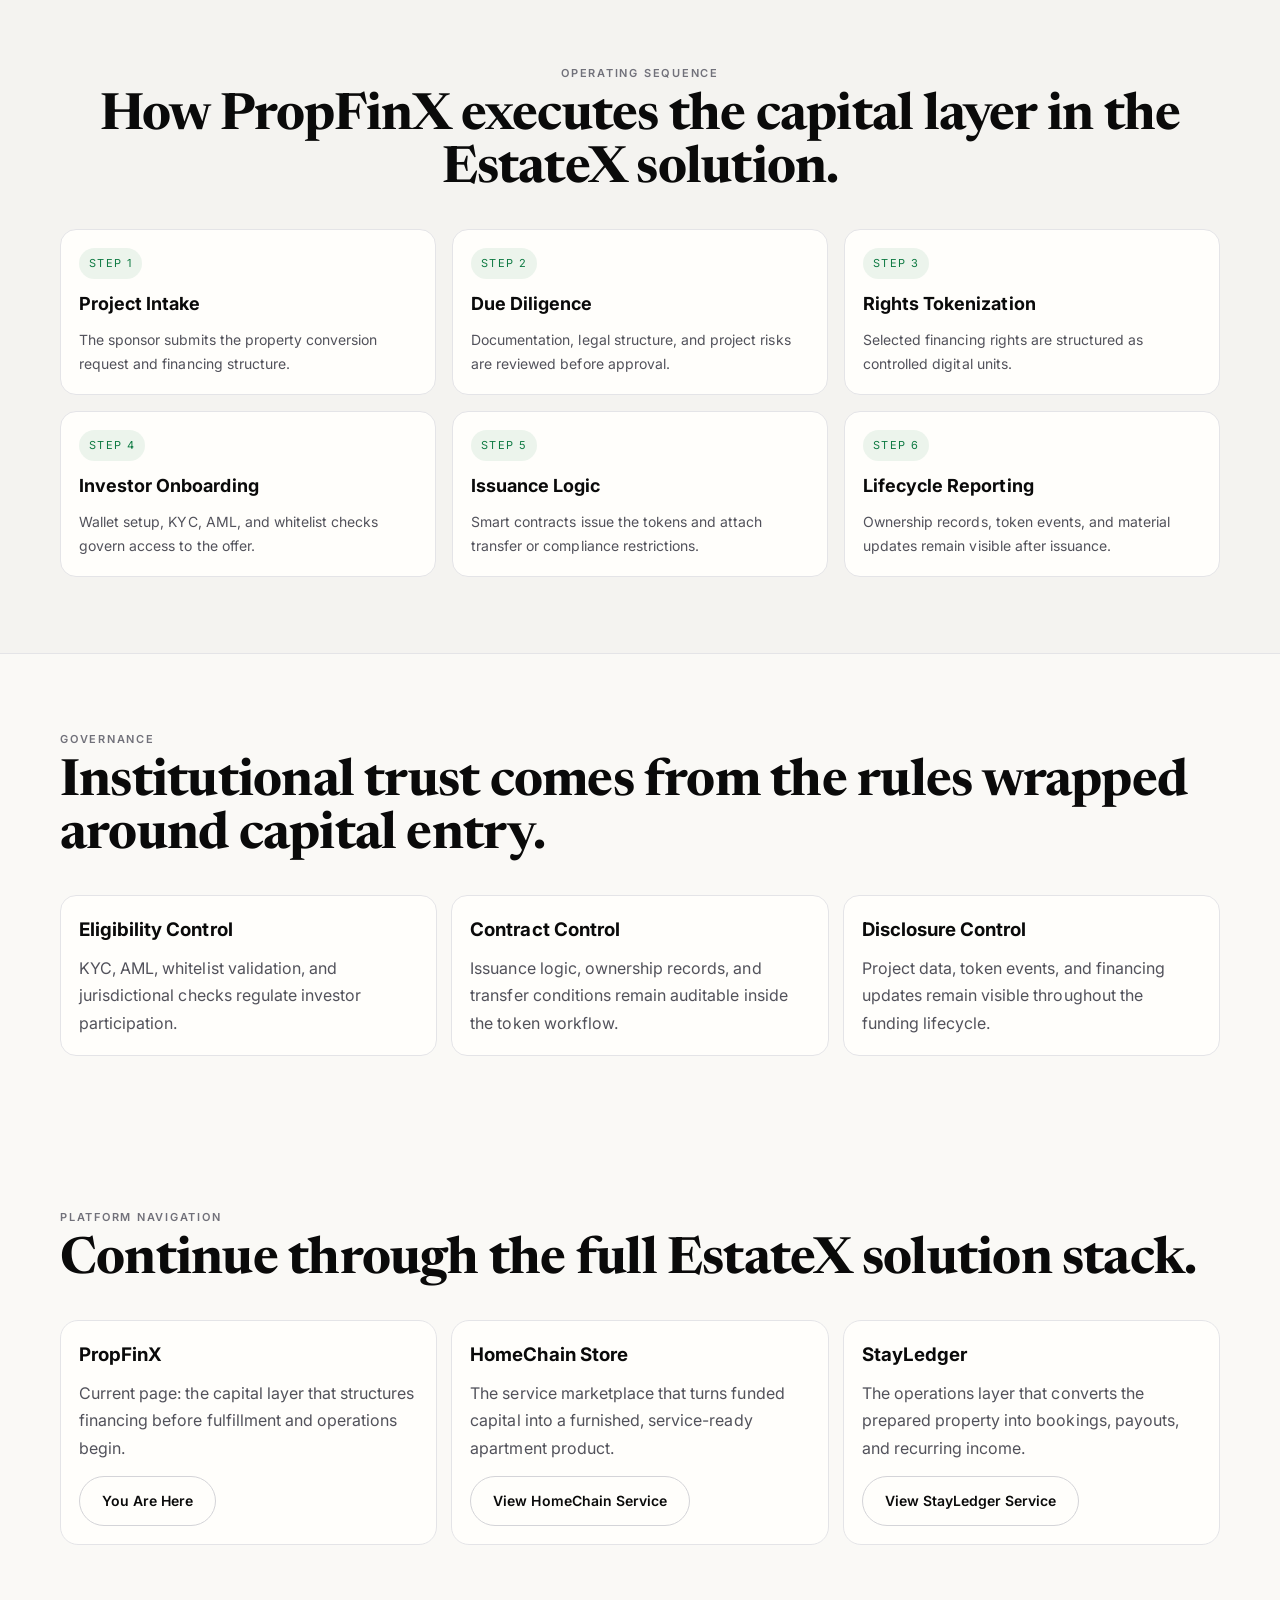
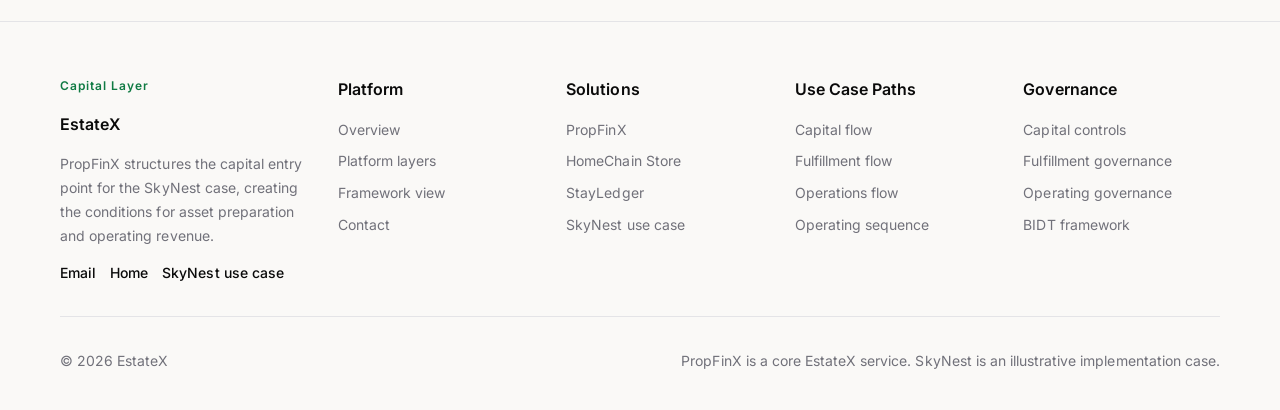
<file: propfinx.html>
<!doctype html>
<html lang="en">
  <head>
    <meta charset="UTF-8" />
    <meta name="viewport" content="width=device-width, initial-scale=1.0" />
    <title>PropFinX | EstateX</title>
    <link rel="preconnect" href="https://fonts.googleapis.com" />
    <link rel="preconnect" href="https://fonts.gstatic.com" crossorigin />
    <link
      href="https://fonts.googleapis.com/css2?family=Inter:wght@400;500;600;700&family=Newsreader:opsz,wght@6..72,500;6..72,700&display=swap"
      rel="stylesheet"
    />
    <link rel="stylesheet" href="styles.css" />
  </head>
  <body>
    <div class="progress"></div>
    <header class="site-header">
      <div class="shell header-inner">
        <a class="brand" href="index.html">EstateX</a>
        <nav class="nav">
          <a href="#overview" class="scroll-link">Overview</a>
          <a href="#case" class="scroll-link">Use Case</a>
          <a href="#model" class="scroll-link">Operating Sequence</a>
          <a href="#controls" class="scroll-link">Governance</a>
        </nav>
        <button class="nav-toggle" aria-label="Open navigation">Menu</button>
      </div>
    </header>

    <main>
      <section class="section prop-hero" data-reveal>
        <div class="shell prop-hero-grid">
          <article>
            <p class="eyebrow">EstateX Platform Layer 01</p>
            <h1>PropFinX is EstateX’s capital structuring service for institutional property financing.</h1>
            <p class="lead">
              PropFinX receives sponsor financing requests, runs due diligence, controls investor admission, and
              structures approved financing rights into a compliant digital format. SkyNest is used here as an
              illustrative implementation case.
            </p>
            <div class="hero-actions">
              <a class="button solid scroll-link" href="#case">View the SkyNest Use Case</a>
              <a class="button ghost" href="index.html">Back to EstateX Solution</a>
            </div>
          </article>
          <aside class="prop-kpi">
            <h3>Why this layer matters</h3>
            <ul>
              <li><strong>Project Activation</strong><span>SkyNest cannot move into renovation or furnishing without funded capital</span></li>
              <li><strong>Controlled Participation</strong><span>Investor access stays gated by wallet registration, KYC, AML, and whitelist rules</span></li>
              <li><strong>Transparent Structure</strong><span>Ownership and issuance events remain digitally recorded and traceable</span></li>
              <li><strong>Foundation for Later Layers</strong><span>Every downstream HomeChain and StayLedger step depends on this entry point</span></li>
            </ul>
          </aside>
        </div>
      </section>

      <section class="section section-tight" data-reveal>
        <div class="shell module-film premium-card">
          <div class="module-film-copy">
            <p class="section-kicker">Module Film</p>
            <h2>PropFinX in motion</h2>
            <p>
              A short visual sequence showing how sponsor intake, compliance controls, and tokenized issuance are
              executed in the EstateX capital layer.
            </p>
          </div>
          <div class="module-film-frame">
            <video
              class="showcase-video module-video"
              src="Vidoes/PropFinX.mp4"
              autoplay
              muted
              loop
              playsinline
              preload="metadata"
            ></video>
          </div>
        </div>
      </section>

      <section class="service-stageband section-tight" data-reveal>
        <div class="shell service-stagegrid">
          <a class="service-stage is-current" href="propfinx.html">
            <span>Layer 01</span>
            <strong>Capital Layer</strong>
            <em>PropFinX</em>
          </a>
          <a class="service-stage" href="homechain.html">
            <span>Layer 02</span>
            <strong>Service & Fulfillment Layer</strong>
            <em>HomeChain Store</em>
          </a>
          <a class="service-stage" href="stayledger.html">
            <span>Layer 03</span>
            <strong>Operations & Revenue Layer</strong>
            <em>StayLedger</em>
          </a>
        </div>
      </section>

      <section id="overview" class="section section-divided" data-reveal>
        <div class="shell editorial-split">
          <div class="editorial-heading">
            <p class="section-kicker">Why PropFinX Matters</p>
            <h2>Property execution starts with structured, governable capital entry.</h2>
          </div>
          <div class="editorial-list">
            <article class="editorial-item">
              <h3>Capital unlocks the building conversion</h3>
              <p>
                The sponsor needs funding for renovation, furnishing, smart-device installation, and short-stay setup.
                PropFinX is the layer that introduces the capital needed to move the project from concept into
                execution.
              </p>
            </article>
            <article class="editorial-item">
              <h3>Compliance becomes part of the workflow</h3>
              <p>
                Instead of treating regulation as a separate manual process, PropFinX builds KYC, AML, investor
                eligibility, and transfer rules into the financing path itself.
              </p>
            </article>
            <article class="editorial-item">
              <h3>Digital structure improves visibility</h3>
              <p>
                Once the financing rights are tokenized, issuance events, ownership records, and governance conditions
                remain far more legible across the lifecycle of the project.
              </p>
            </article>
          </div>
        </div>
      </section>

      <section id="case" class="section" data-reveal>
        <div class="shell editorial-split case-layout">
          <div class="editorial-heading sticky-column">
            <p class="section-kicker">SkyNest Use Case: Capital Layer</p>
            <h2>The sponsor submits one project, and PropFinX structures the full capital entry path.</h2>
            <p class="case-intro">
              In the illustrative SkyNest case, the sponsor begins by submitting a property conversion project and
              financing request to EstateX. PropFinX then carries the case from review to investor participation to
              issuance.
            </p>
            <div class="case-pullquote">
              <p>Without this financing step, SkyNest cannot move forward into furnishing, service setup, or rental operation.</p>
            </div>
          </div>
          <div class="story-rail">
            <article class="story-step" data-reveal>
              <span class="story-index">01</span>
              <p class="story-label">Sponsor Submission</p>
              <h3>The project enters the system as a financing request.</h3>
              <p>
                The sponsor submits the building conversion project, funding objectives, and supporting materials.
                This creates the initial digital record of the opportunity and defines the capital needed to prepare
                SkyNest for later operational use.
              </p>
            </article>
            <article class="story-step" data-reveal>
              <span class="story-index">02</span>
              <p class="story-label">Review and Admission</p>
              <h3>Due diligence and investor eligibility shape who can participate.</h3>
              <p>
                After review, investors complete wallet registration, KYC, AML, and whitelist approval before entering
                the offering. PropFinX ensures that access is controlled before any tokenized participation begins.
              </p>
            </article>
            <article class="story-step" data-reveal>
              <span class="story-index">03</span>
              <p class="story-label">Issuance and Traceability</p>
              <h3>Smart contracts formalize the financing structure.</h3>
              <p>
                Approved financing rights are represented through digital tokens. Ownership is recorded, transfer
                restrictions are enforced, and the capital layer becomes transparent enough to support the rest of the
                EstateX flow.
              </p>
            </article>
          </div>
        </div>
      </section>

      <section id="model" class="section alternate-bg" data-reveal>
        <div class="shell">
          <header class="section-head text-center">
            <p>Operating Sequence</p>
            <h2>How PropFinX executes the capital layer in the EstateX solution.</h2>
          </header>
          <div class="icon-theme-grid">
            <article>
              <div class="icon-tag">Step 1</div>
              <h3>Project Intake</h3>
              <p>The sponsor submits the property conversion request and financing structure.</p>
            </article>
            <article>
              <div class="icon-tag">Step 2</div>
              <h3>Due Diligence</h3>
              <p>Documentation, legal structure, and project risks are reviewed before approval.</p>
            </article>
            <article>
              <div class="icon-tag">Step 3</div>
              <h3>Rights Tokenization</h3>
              <p>Selected financing rights are structured as controlled digital units.</p>
            </article>
            <article>
              <div class="icon-tag">Step 4</div>
              <h3>Investor Onboarding</h3>
              <p>Wallet setup, KYC, AML, and whitelist checks govern access to the offer.</p>
            </article>
            <article>
              <div class="icon-tag">Step 5</div>
              <h3>Issuance Logic</h3>
              <p>Smart contracts issue the tokens and attach transfer or compliance restrictions.</p>
            </article>
            <article>
              <div class="icon-tag">Step 6</div>
              <h3>Lifecycle Reporting</h3>
              <p>Ownership records, token events, and material updates remain visible after issuance.</p>
            </article>
          </div>
        </div>
      </section>

      <section id="controls" class="section" data-reveal>
        <div class="shell">
          <header class="section-head">
            <p>Governance</p>
            <h2>Institutional trust comes from the rules wrapped around capital entry.</h2>
          </header>
          <div class="controls-grid">
            <article>
              <h3>Eligibility Control</h3>
              <p>KYC, AML, whitelist validation, and jurisdictional checks regulate investor participation.</p>
            </article>
            <article>
              <h3>Contract Control</h3>
              <p>Issuance logic, ownership records, and transfer conditions remain auditable inside the token workflow.</p>
            </article>
            <article>
              <h3>Disclosure Control</h3>
              <p>Project data, token events, and financing updates remain visible throughout the funding lifecycle.</p>
            </article>
          </div>
        </div>
      </section>

      <section class="section" data-reveal>
        <div class="shell">
          <header class="section-head">
            <p>Platform Navigation</p>
            <h2>Continue through the full EstateX solution stack.</h2>
          </header>
          <div class="module-grid">
            <article>
              <h3>PropFinX</h3>
              <p>Current page: the capital layer that structures financing before fulfillment and operations begin.</p>
              <a class="button ghost" href="propfinx.html">You Are Here</a>
            </article>
            <article>
              <h3>HomeChain Store</h3>
              <p>The service marketplace that turns funded capital into a furnished, service-ready apartment product.</p>
              <a class="button ghost" href="homechain.html">View HomeChain Service</a>
            </article>
            <article>
              <h3>StayLedger</h3>
              <p>The operations layer that converts the prepared property into bookings, payouts, and recurring income.</p>
              <a class="button ghost" href="stayledger.html">View StayLedger Service</a>
            </article>
          </div>
        </div>
      </section>
    </main>

    <footer class="site-footer site-footer-rich">
      <div class="shell">
        <div class="footer-grid">
          <div class="footer-brand">
            <p class="footer-badge">Capital Layer</p>
            <h3>EstateX</h3>
            <p>
              PropFinX structures the capital entry point for the SkyNest case, creating the conditions for asset
              preparation and operating revenue.
            </p>
            <div class="footer-social">
              <a href="mailto:contact@estatex.io">Email</a>
              <a href="index.html">Home</a>
              <a href="#case" class="scroll-link">SkyNest use case</a>
            </div>
          </div>
          <div class="footer-column">
            <h4>Platform</h4>
            <div class="footer-links">
              <a href="index.html#overview">Overview</a>
              <a href="index.html#layers">Platform layers</a>
              <a href="index.html#bidi">Framework view</a>
              <a href="index.html#cta">Contact</a>
            </div>
          </div>
          <div class="footer-column">
            <h4>Solutions</h4>
            <div class="footer-links">
              <a href="propfinx.html">PropFinX</a>
              <a href="homechain.html">HomeChain Store</a>
              <a href="stayledger.html">StayLedger</a>
              <a href="index.html#case">SkyNest use case</a>
            </div>
          </div>
          <div class="footer-column">
            <h4>Use Case Paths</h4>
            <div class="footer-links">
              <a href="#case" class="scroll-link">Capital flow</a>
              <a href="homechain.html#case">Fulfillment flow</a>
              <a href="stayledger.html#case">Operations flow</a>
              <a href="#model" class="scroll-link">Operating sequence</a>
            </div>
          </div>
          <div class="footer-column">
            <h4>Governance</h4>
            <div class="footer-links">
              <a href="#controls" class="scroll-link">Capital controls</a>
              <a href="homechain.html#controls">Fulfillment governance</a>
              <a href="stayledger.html#controls">Operating governance</a>
              <a href="index.html#bidi">BIDT framework</a>
            </div>
          </div>
        </div>
        <div class="footer-bottom">
          <p>© 2026 EstateX</p>
          <p>PropFinX is a core EstateX service. SkyNest is an illustrative implementation case.</p>
        </div>
      </div>
    </footer>

    <button class="to-top" aria-label="Back to top">↑</button>
    <script src="app.js"></script>
  </body>
</html>
</file>
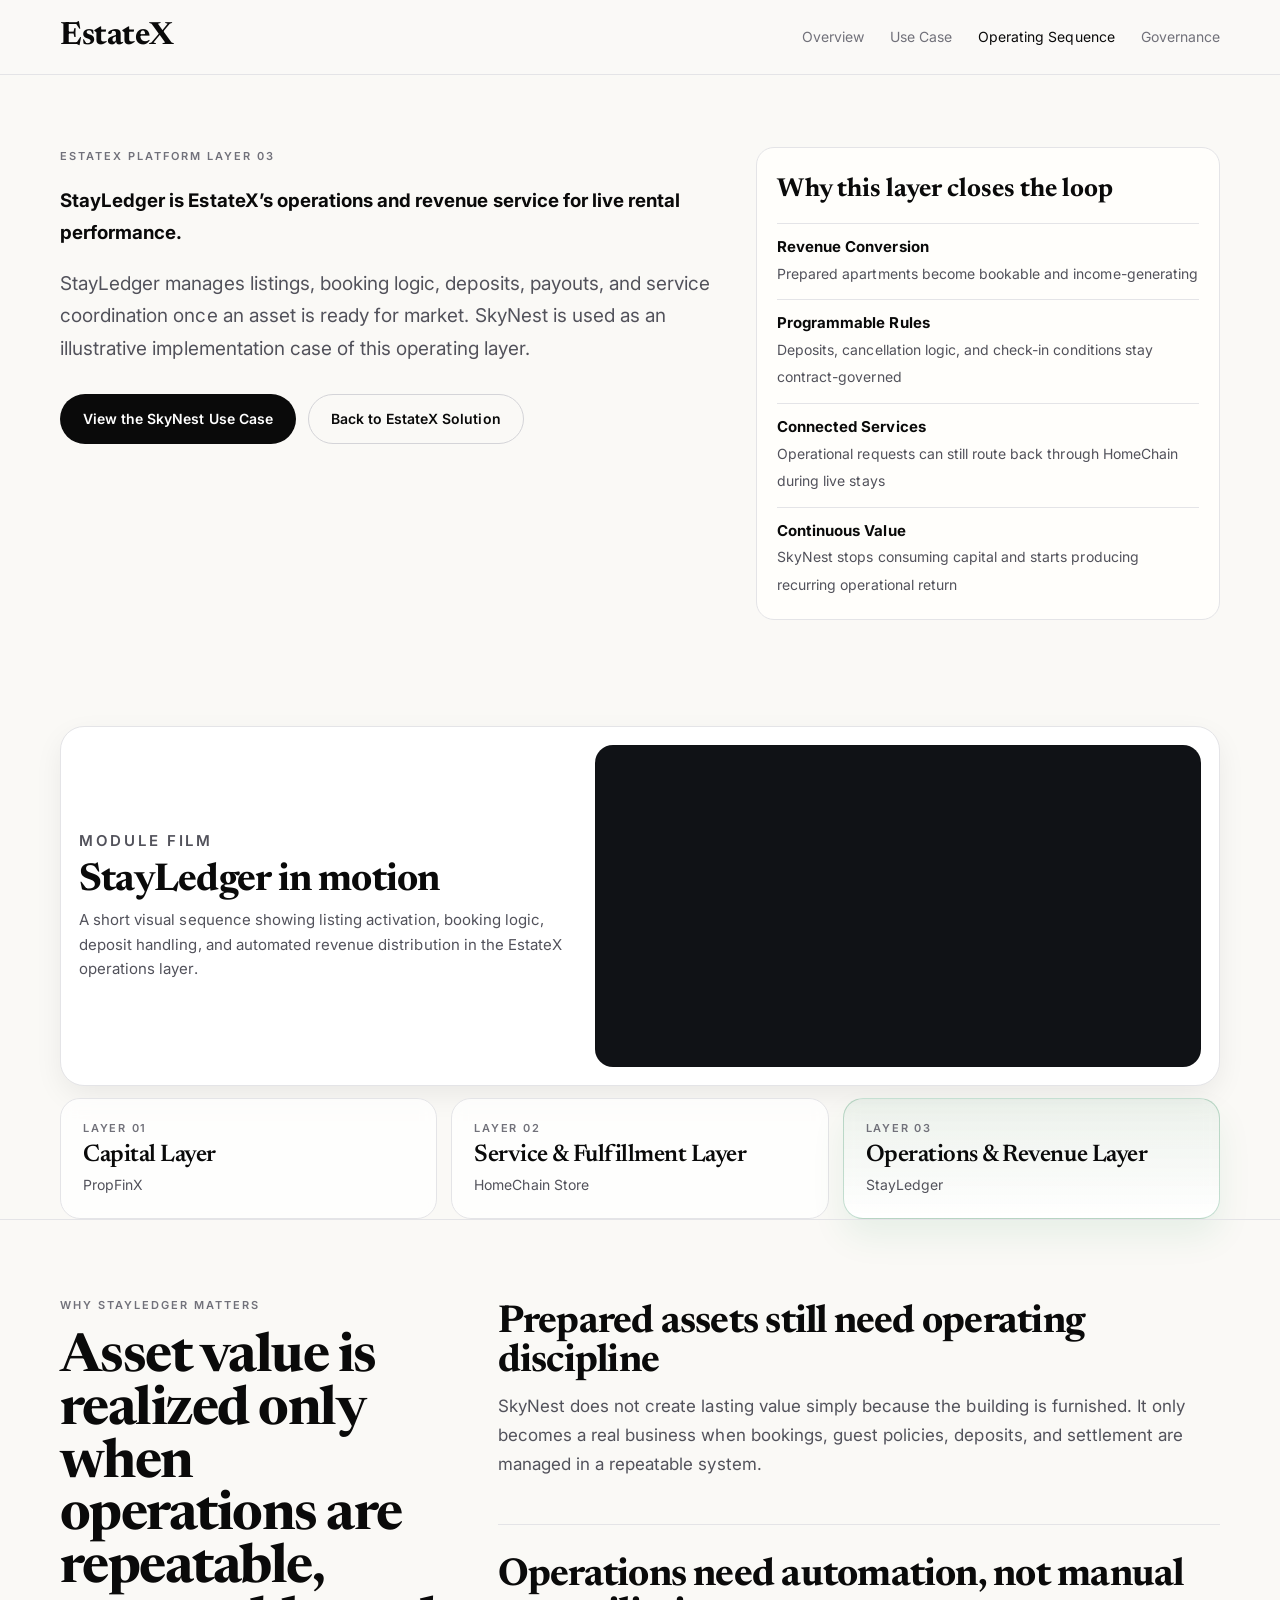
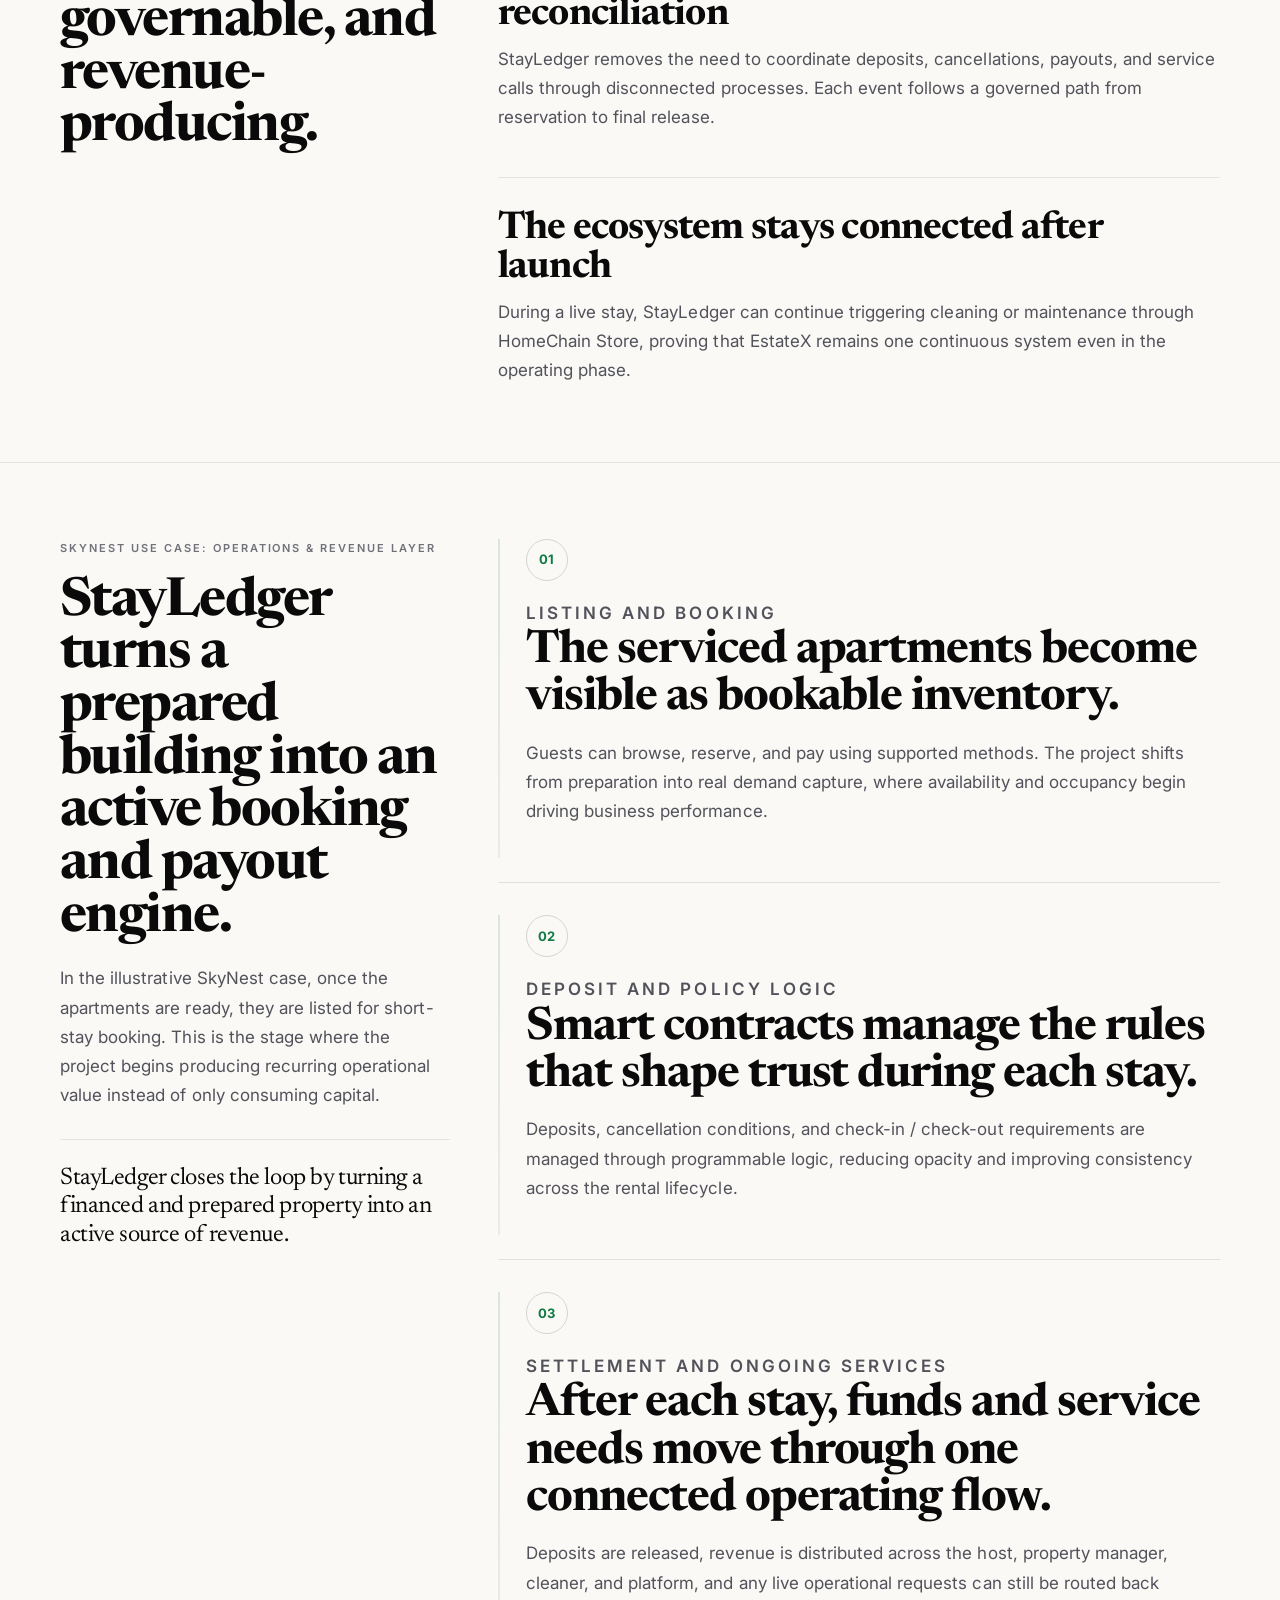
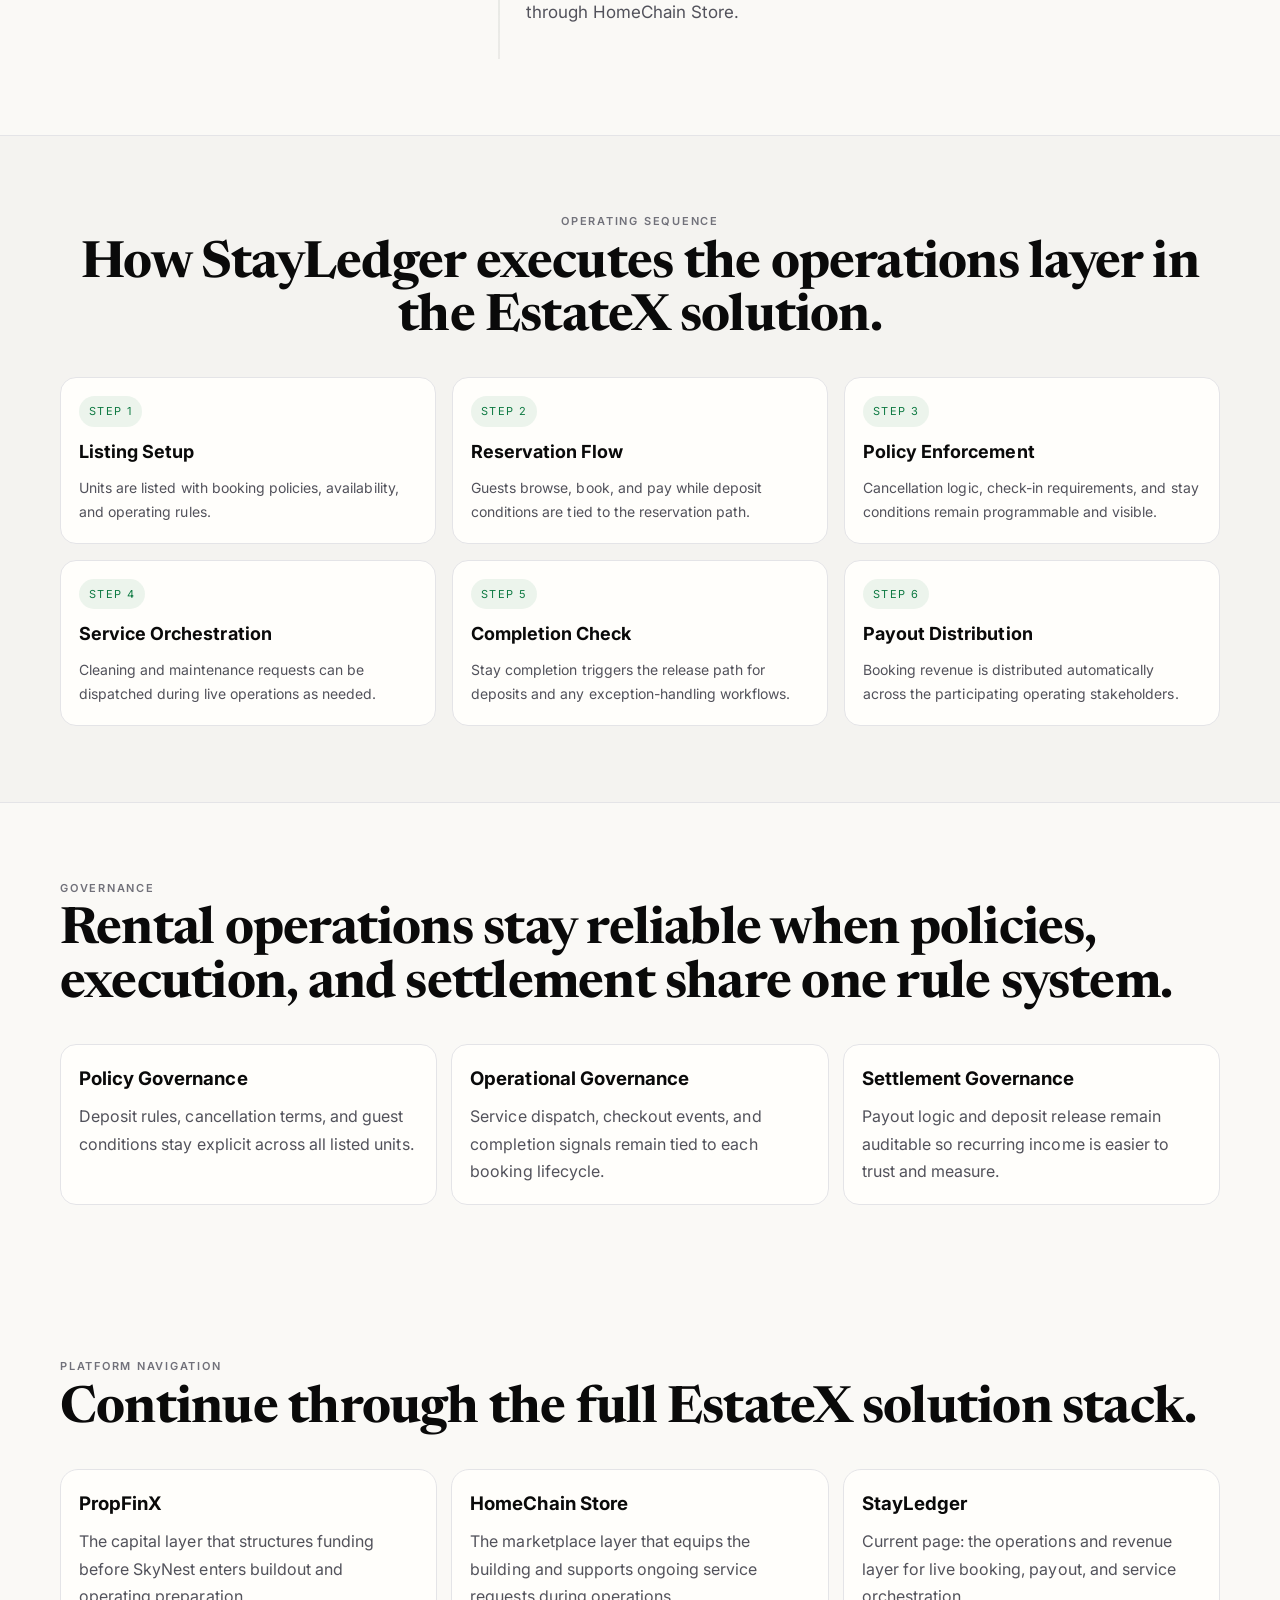
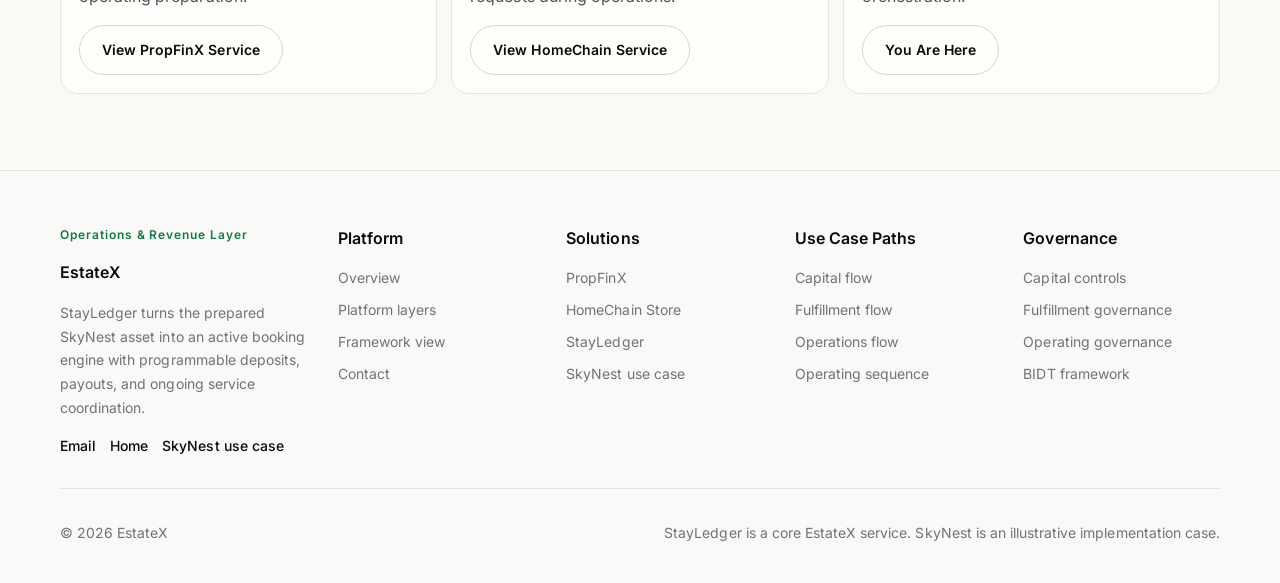
<file: stayledger.html>
<!doctype html>
<html lang="en">
  <head>
    <meta charset="UTF-8" />
    <meta name="viewport" content="width=device-width, initial-scale=1.0" />
    <title>StayLedger | EstateX</title>
    <link rel="preconnect" href="https://fonts.googleapis.com" />
    <link rel="preconnect" href="https://fonts.gstatic.com" crossorigin />
    <link
      href="https://fonts.googleapis.com/css2?family=Inter:wght@400;500;600;700&family=Newsreader:opsz,wght@6..72,500;6..72,700&display=swap"
      rel="stylesheet"
    />
    <link rel="stylesheet" href="styles.css" />
  </head>
  <body>
    <div class="progress"></div>
    <header class="site-header">
      <div class="shell header-inner">
        <a class="brand" href="index.html">EstateX</a>
        <nav class="nav">
          <a href="#overview" class="scroll-link">Overview</a>
          <a href="#case" class="scroll-link">Use Case</a>
          <a href="#model" class="scroll-link">Operating Sequence</a>
          <a href="#controls" class="scroll-link">Governance</a>
        </nav>
        <button class="nav-toggle" aria-label="Open navigation">Menu</button>
      </div>
    </header>

    <main>
      <section class="section prop-hero" data-reveal>
        <div class="shell prop-hero-grid">
          <article>
            <p class="eyebrow">EstateX Platform Layer 03</p>
            <h1>StayLedger is EstateX’s operations and revenue service for live rental performance.</h1>
            <p class="lead">
              StayLedger manages listings, booking logic, deposits, payouts, and service coordination once an asset is
              ready for market. SkyNest is used as an illustrative implementation case of this operating layer.
            </p>
            <div class="hero-actions">
              <a class="button solid scroll-link" href="#case">View the SkyNest Use Case</a>
              <a class="button ghost" href="index.html">Back to EstateX Solution</a>
            </div>
          </article>
          <aside class="prop-kpi">
            <h3>Why this layer closes the loop</h3>
            <ul>
              <li><strong>Revenue Conversion</strong><span>Prepared apartments become bookable and income-generating</span></li>
              <li><strong>Programmable Rules</strong><span>Deposits, cancellation logic, and check-in conditions stay contract-governed</span></li>
              <li><strong>Connected Services</strong><span>Operational requests can still route back through HomeChain during live stays</span></li>
              <li><strong>Continuous Value</strong><span>SkyNest stops consuming capital and starts producing recurring operational return</span></li>
            </ul>
          </aside>
        </div>
      </section>

      <section class="section section-tight" data-reveal>
        <div class="shell module-film premium-card">
          <div class="module-film-copy">
            <p class="section-kicker">Module Film</p>
            <h2>StayLedger in motion</h2>
            <p>
              A short visual sequence showing listing activation, booking logic, deposit handling, and automated
              revenue distribution in the EstateX operations layer.
            </p>
          </div>
          <div class="module-film-frame">
            <video
              class="showcase-video module-video"
              src="Vidoes/StayLedger.mp4"
              autoplay
              muted
              loop
              playsinline
              preload="metadata"
            ></video>
          </div>
        </div>
      </section>

      <section class="service-stageband section-tight" data-reveal>
        <div class="shell service-stagegrid">
          <a class="service-stage" href="propfinx.html">
            <span>Layer 01</span>
            <strong>Capital Layer</strong>
            <em>PropFinX</em>
          </a>
          <a class="service-stage" href="homechain.html">
            <span>Layer 02</span>
            <strong>Service & Fulfillment Layer</strong>
            <em>HomeChain Store</em>
          </a>
          <a class="service-stage is-current" href="stayledger.html">
            <span>Layer 03</span>
            <strong>Operations & Revenue Layer</strong>
            <em>StayLedger</em>
          </a>
        </div>
      </section>

      <section id="overview" class="section section-divided" data-reveal>
        <div class="shell editorial-split">
          <div class="editorial-heading">
            <p class="section-kicker">Why StayLedger Matters</p>
            <h2>Asset value is realized only when operations are repeatable, governable, and revenue-producing.</h2>
          </div>
          <div class="editorial-list">
            <article class="editorial-item">
              <h3>Prepared assets still need operating discipline</h3>
              <p>
                SkyNest does not create lasting value simply because the building is furnished. It only becomes a real
                business when bookings, guest policies, deposits, and settlement are managed in a repeatable system.
              </p>
            </article>
            <article class="editorial-item">
              <h3>Operations need automation, not manual reconciliation</h3>
              <p>
                StayLedger removes the need to coordinate deposits, cancellations, payouts, and service calls through
                disconnected processes. Each event follows a governed path from reservation to final release.
              </p>
            </article>
            <article class="editorial-item">
              <h3>The ecosystem stays connected after launch</h3>
              <p>
                During a live stay, StayLedger can continue triggering cleaning or maintenance through HomeChain Store,
                proving that EstateX remains one continuous system even in the operating phase.
              </p>
            </article>
          </div>
        </div>
      </section>

      <section id="case" class="section" data-reveal>
        <div class="shell editorial-split case-layout">
          <div class="editorial-heading sticky-column">
            <p class="section-kicker">SkyNest Use Case: Operations & Revenue Layer</p>
            <h2>StayLedger turns a prepared building into an active booking and payout engine.</h2>
            <p class="case-intro">
              In the illustrative SkyNest case, once the apartments are ready, they are listed for short-stay booking. This is the
              stage where the project begins producing recurring operational value instead of only consuming capital.
            </p>
            <div class="case-pullquote">
              <p>StayLedger closes the loop by turning a financed and prepared property into an active source of revenue.</p>
            </div>
          </div>
          <div class="story-rail">
            <article class="story-step" data-reveal>
              <span class="story-index">01</span>
              <p class="story-label">Listing and Booking</p>
              <h3>The serviced apartments become visible as bookable inventory.</h3>
              <p>
                Guests can browse, reserve, and pay using supported methods. The project shifts from preparation into
                real demand capture, where availability and occupancy begin driving business performance.
              </p>
            </article>
            <article class="story-step" data-reveal>
              <span class="story-index">02</span>
              <p class="story-label">Deposit and Policy Logic</p>
              <h3>Smart contracts manage the rules that shape trust during each stay.</h3>
              <p>
                Deposits, cancellation conditions, and check-in / check-out requirements are managed through programmable
                logic, reducing opacity and improving consistency across the rental lifecycle.
              </p>
            </article>
            <article class="story-step" data-reveal>
              <span class="story-index">03</span>
              <p class="story-label">Settlement and Ongoing Services</p>
              <h3>After each stay, funds and service needs move through one connected operating flow.</h3>
              <p>
                Deposits are released, revenue is distributed across the host, property manager, cleaner, and platform,
                and any live operational requests can still be routed back through HomeChain Store.
              </p>
            </article>
          </div>
        </div>
      </section>

      <section id="model" class="section alternate-bg" data-reveal>
        <div class="shell">
          <header class="section-head text-center">
            <p>Operating Sequence</p>
            <h2>How StayLedger executes the operations layer in the EstateX solution.</h2>
          </header>
          <div class="icon-theme-grid">
            <article>
              <div class="icon-tag">Step 1</div>
              <h3>Listing Setup</h3>
              <p>Units are listed with booking policies, availability, and operating rules.</p>
            </article>
            <article>
              <div class="icon-tag">Step 2</div>
              <h3>Reservation Flow</h3>
              <p>Guests browse, book, and pay while deposit conditions are tied to the reservation path.</p>
            </article>
            <article>
              <div class="icon-tag">Step 3</div>
              <h3>Policy Enforcement</h3>
              <p>Cancellation logic, check-in requirements, and stay conditions remain programmable and visible.</p>
            </article>
            <article>
              <div class="icon-tag">Step 4</div>
              <h3>Service Orchestration</h3>
              <p>Cleaning and maintenance requests can be dispatched during live operations as needed.</p>
            </article>
            <article>
              <div class="icon-tag">Step 5</div>
              <h3>Completion Check</h3>
              <p>Stay completion triggers the release path for deposits and any exception-handling workflows.</p>
            </article>
            <article>
              <div class="icon-tag">Step 6</div>
              <h3>Payout Distribution</h3>
              <p>Booking revenue is distributed automatically across the participating operating stakeholders.</p>
            </article>
          </div>
        </div>
      </section>

      <section id="controls" class="section" data-reveal>
        <div class="shell">
          <header class="section-head">
            <p>Governance</p>
            <h2>Rental operations stay reliable when policies, execution, and settlement share one rule system.</h2>
          </header>
          <div class="controls-grid">
            <article>
              <h3>Policy Governance</h3>
              <p>Deposit rules, cancellation terms, and guest conditions stay explicit across all listed units.</p>
            </article>
            <article>
              <h3>Operational Governance</h3>
              <p>Service dispatch, checkout events, and completion signals remain tied to each booking lifecycle.</p>
            </article>
            <article>
              <h3>Settlement Governance</h3>
              <p>Payout logic and deposit release remain auditable so recurring income is easier to trust and measure.</p>
            </article>
          </div>
        </div>
      </section>

      <section class="section" data-reveal>
        <div class="shell">
          <header class="section-head">
            <p>Platform Navigation</p>
            <h2>Continue through the full EstateX solution stack.</h2>
          </header>
          <div class="module-grid">
            <article>
              <h3>PropFinX</h3>
              <p>The capital layer that structures funding before SkyNest enters buildout and operating preparation.</p>
              <a class="button ghost" href="propfinx.html">View PropFinX Service</a>
            </article>
            <article>
              <h3>HomeChain Store</h3>
              <p>The marketplace layer that equips the building and supports ongoing service requests during operations.</p>
              <a class="button ghost" href="homechain.html">View HomeChain Service</a>
            </article>
            <article>
              <h3>StayLedger</h3>
              <p>Current page: the operations and revenue layer for live booking, payout, and service orchestration.</p>
              <a class="button ghost" href="stayledger.html">You Are Here</a>
            </article>
          </div>
        </div>
      </section>
    </main>

    <footer class="site-footer site-footer-rich">
      <div class="shell">
        <div class="footer-grid">
          <div class="footer-brand">
            <p class="footer-badge">Operations & Revenue Layer</p>
            <h3>EstateX</h3>
            <p>
              StayLedger turns the prepared SkyNest asset into an active booking engine with programmable deposits,
              payouts, and ongoing service coordination.
            </p>
            <div class="footer-social">
              <a href="mailto:contact@estatex.io">Email</a>
              <a href="index.html">Home</a>
              <a href="#case" class="scroll-link">SkyNest use case</a>
            </div>
          </div>
          <div class="footer-column">
            <h4>Platform</h4>
            <div class="footer-links">
              <a href="index.html#overview">Overview</a>
              <a href="index.html#layers">Platform layers</a>
              <a href="index.html#bidi">Framework view</a>
              <a href="index.html#cta">Contact</a>
            </div>
          </div>
          <div class="footer-column">
            <h4>Solutions</h4>
            <div class="footer-links">
              <a href="propfinx.html">PropFinX</a>
              <a href="homechain.html">HomeChain Store</a>
              <a href="stayledger.html">StayLedger</a>
              <a href="index.html#case">SkyNest use case</a>
            </div>
          </div>
          <div class="footer-column">
            <h4>Use Case Paths</h4>
            <div class="footer-links">
              <a href="propfinx.html#case">Capital flow</a>
              <a href="homechain.html#case">Fulfillment flow</a>
              <a href="#case" class="scroll-link">Operations flow</a>
              <a href="#model" class="scroll-link">Operating sequence</a>
            </div>
          </div>
          <div class="footer-column">
            <h4>Governance</h4>
            <div class="footer-links">
              <a href="propfinx.html#controls">Capital controls</a>
              <a href="homechain.html#controls">Fulfillment governance</a>
              <a href="#controls" class="scroll-link">Operating governance</a>
              <a href="index.html#bidi">BIDT framework</a>
            </div>
          </div>
        </div>
        <div class="footer-bottom">
          <p>© 2026 EstateX</p>
          <p>StayLedger is a core EstateX service. SkyNest is an illustrative implementation case.</p>
        </div>
      </div>
    </footer>

    <button class="to-top" aria-label="Back to top">↑</button>
    <script src="app.js"></script>
  </body>
</html>
</file>
<file: styles.css>
*,
*::before,
*::after {
  box-sizing: border-box;
}

:root {
  --paper: #faf9f6;
  --ink-950: #0a0a0a;
  --ink-800: #1a1a1a;
  --ink-600: #52525b;
  --ink-500: #71717a;
  --line: #e4e4e7;
  --line-strong: #d4d4d8;
  --accent: #0f7a43;
  --accent-soft: rgba(15, 122, 67, 0.08);
  --shadow: 0 10px 30px -3px rgba(0, 0, 0, 0.08);
  --shadow-premium: 0 20px 40px -8px rgba(0, 0, 0, 0.12);
}

html {
  scroll-behavior: smooth;
}

body {
  margin: 0;
  background: var(--paper);
  color: var(--ink-950);
  font-family: "Inter", "PingFang SC", "Microsoft YaHei", sans-serif;
  line-height: 1.72;
  letter-spacing: 0.002em;
}

a {
  color: inherit;
  text-decoration: none;
}

.shell {
  width: min(1160px, 92vw);
  margin: 0 auto;
}

.progress {
  position: fixed;
  top: 0;
  left: 0;
  width: 0;
  height: 2px;
  background: var(--ink-950);
  z-index: 40;
}

.site-header {
  position: sticky;
  top: 0;
  z-index: 30;
  border-bottom: 1px solid var(--line);
  background: color-mix(in srgb, var(--paper) 92%, white 8%);
  backdrop-filter: blur(10px);
}

.header-inner {
  min-height: 74px;
  display: flex;
  align-items: center;
  justify-content: space-between;
  gap: 24px;
}

.brand {
  font-family: "Newsreader", "Georgia", serif;
  font-size: 32px;
  font-weight: 700;
  letter-spacing: -0.012em;
}

.nav {
  display: flex;
  align-items: center;
  gap: 26px;
  font-size: 14px;
}

.nav a {
  color: var(--ink-500);
  transition: color 0.24s ease;
}

.nav a.active,
.nav a:hover {
  color: var(--ink-950);
}

.nav-toggle {
  display: none;
  border: 1px solid var(--line-strong);
  background: transparent;
  color: var(--ink-950);
  border-radius: 999px;
  padding: 7px 13px;
  font-size: 13px;
}

.hero {
  padding: 88px 0 76px;
}

.hero-grid {
  display: grid;
  grid-template-columns: minmax(0, 1.45fr) minmax(0, 0.85fr);
  gap: 52px;
  align-items: start;
}

.eyebrow {
  margin: 0;
  color: var(--ink-500);
  font-size: 11px;
  text-transform: uppercase;
  letter-spacing: 0.18em;
  font-weight: 600;
}

.hero h1 {
  margin: 16px 0 20px;
  font-family: "Newsreader", "Georgia", serif;
  font-size: clamp(46px, 6.4vw, 86px);
  line-height: 0.98;
  letter-spacing: -0.02em;
}

.lead {
  margin: 0 0 14px;
  max-width: 760px;
  font-size: 19px;
  color: var(--ink-600);
}

.solution-formula {
  margin-top: 18px;
  border: 1px solid var(--line);
  border-radius: 16px;
  padding: 12px 16px;
  background: rgba(255, 255, 255, 0.75);
}

.formula-label {
  margin: 0 0 4px;
  color: var(--ink-500);
  font-size: 11px;
  font-weight: 600;
  letter-spacing: 0.15em;
  text-transform: uppercase;
}

.formula-expression {
  margin: 0;
  color: var(--ink-950);
  font-size: 15px;
  font-weight: 600;
  letter-spacing: -0.01em;
}

.hero-actions {
  margin-top: 28px;
  display: flex;
  flex-wrap: wrap;
  gap: 12px;
}

.button {
  display: inline-flex;
  align-items: center;
  justify-content: center;
  border-radius: 999px;
  padding: 12px 22px;
  font-size: 14px;
  font-weight: 600;
  transition: all 0.22s ease;
  border: 1px solid transparent;
}

.button.solid {
  background: var(--ink-950);
  color: white;
}

.button.solid:hover {
  transform: translateY(-1px);
}

.button.ghost {
  border-color: var(--line-strong);
  color: var(--ink-950);
}

.button.ghost:hover {
  background: #f5f2eb;
}

.hero-meta {
  margin: 24px 0 0;
  padding: 0;
  list-style: none;
  color: var(--ink-500);
  font-size: 14px;
  display: grid;
  gap: 4px;
}

.hero-aside {
  border: 1px solid var(--line);
  border-radius: 20px;
  background: #fffefb;
  padding: 32px;
  box-shadow: var(--shadow);
  display: flex;
  flex-direction: column;
}

.flow-diagram {
  position: relative;
  display: flex;
  flex-direction: column;
  align-items: center;
  gap: 28px;
  padding-bottom: 24px;
}

.flow-diagram::before {
  content: '';
  position: absolute;
  top: 20px;
  bottom: 40px;
  left: 50%;
  transform: translateX(-50%);
  width: 2px;
  background-image: linear-gradient(to bottom, var(--ink-500) 50%, transparent 50%);
  background-size: 2px 10px;
  z-index: 0;
}

.flow-box {
  position: relative;
  z-index: 1;
  padding: 16px 24px;
  border-radius: 8px;
  font-size: 15px;
  font-weight: 600;
  text-align: center;
  width: 90%;
  letter-spacing: -0.01em;
}

.top-box {
  background: linear-gradient(180deg, #91b59a 0%, #68736a 100%);
  color: #ffffff;
  text-shadow: 0 1px 2px rgba(0,0,0,0.3);
  border: 1px solid rgba(0,0,0,0.1);
  box-shadow: 0 4px 12px rgba(0,0,0,0.1);
}

.middle-box {
  background: #ffffff;
  color: var(--ink-950);
  border: 2px solid var(--ink-600);
  box-shadow: 0 4px 12px rgba(0,0,0,0.05);
}

.bottom-box {
  background: #4a4a4a;
  color: #e0e0e0;
  border: 1px solid rgba(0,0,0,0.2);
  width: 80%;
  box-shadow: 0 4px 12px rgba(0,0,0,0.1);
}

.aside-note {
  border-top: 1px solid var(--line);
  padding-top: 20px;
}

.aside-note p {
  margin: 0 0 6px;
  font-size: 11px;
  color: var(--ink-500);
  text-transform: uppercase;
  letter-spacing: 0.15em;
  font-weight: 600;
}

.aside-note h3 {
  margin: 0;
  font-size: 16px;
  font-weight: 700;
  color: var(--ink-950);
}

.aside-note ul {
  margin: 12px 0 0;
  padding-left: 18px;
  color: var(--ink-600);
  font-size: 13px;
  display: grid;
  gap: 6px;
}

.section {
  padding: 76px 0;
}

.section-head {
  margin-bottom: 32px;
}

.section-head p {
  margin: 0 0 8px;
  color: var(--ink-500);
  text-transform: uppercase;
  letter-spacing: 0.16em;
  font-size: 11px;
  font-weight: 600;
}

.section-head h2 {
  margin: 0;
  font-family: "Newsreader", "Georgia", serif;
  font-size: clamp(32px, 4vw, 52px);
  line-height: 1.04;
  letter-spacing: -0.015em;
}

.text-flow {
  max-width: 860px;
}

.text-flow p {
  margin: 0 0 16px;
  color: var(--ink-600);
  font-size: 18px;
}

.long-divider {
  height: 1px;
  margin: 34px 0;
  background: var(--line);
  position: relative;
}

.long-divider::after {
  content: "";
  position: absolute;
  inset: -1px 0 auto auto;
  width: 140px;
  height: 3px;
  background: var(--ink-950);
}

blockquote {
  margin: 0;
  border-left: 2px solid var(--ink-950);
  padding: 14px 0 14px 24px;
  font-size: 21px;
  line-height: 1.45;
  color: var(--ink-800);
  font-family: "Newsreader", "Georgia", serif;
}

.service-tabs {
  display: flex;
  flex-wrap: wrap;
  gap: 8px;
  margin-bottom: 18px;
}

.tab {
  border: 1px solid var(--line-strong);
  background: #fffefb;
  border-radius: 999px;
  padding: 8px 14px;
  font-size: 13px;
  color: var(--ink-600);
  transition: all 0.22s ease;
}

.tab.is-active {
  border-color: var(--ink-950);
  color: var(--ink-950);
  background: #f8f5ee;
}

.service-panel {
  display: none;
  border: 1px solid var(--line);
  border-radius: 22px;
  background: #fffefb;
  padding: 24px;
  box-shadow: var(--shadow);
}

.service-panel.is-active {
  display: block;
  animation: fadeUp 0.45s ease;
}

.service-panel h3 {
  margin: 0 0 10px;
  font-size: 24px;
  font-family: "Newsreader", "Georgia", serif;
  letter-spacing: -0.01em;
}

.service-panel p {
  margin: 0 0 14px;
  color: var(--ink-600);
}

.service-panel ul {
  margin: 0;
  padding-left: 18px;
  color: var(--ink-600);
  display: grid;
  gap: 8px;
}

.timeline {
  display: grid;
  gap: 18px;
}

.timeline article {
  border: 1px solid var(--line);
  border-radius: 20px;
  padding: 20px 22px;
  background: #fffefb;
  display: grid;
  grid-template-columns: 48px 1fr;
  gap: 14px;
  align-items: start;
}

.timeline span {
  display: inline-grid;
  place-items: center;
  width: 42px;
  height: 42px;
  border-radius: 50%;
  border: 1px solid var(--line-strong);
  font-weight: 700;
  font-size: 13px;
  color: var(--accent);
}

.timeline h3 {
  margin: 0 0 4px;
  font-size: 21px;
  font-family: "Newsreader", "Georgia", serif;
  grid-column: 2;
}

.timeline p {
  margin: 0;
  color: var(--ink-600);
  grid-column: 2;
  max-width: 760px;
}

.bidi-layout {
  display: grid;
  grid-template-columns: minmax(0, 1fr) minmax(0, 1fr);
  gap: 24px;
}

.bidi-intro p {
  margin: 0;
  color: var(--ink-600);
}

.bidi-grid {
  display: grid;
  grid-template-columns: repeat(2, minmax(0, 1fr));
  gap: 14px;
}

.bidi-grid article {
  border: 1px solid var(--line);
  border-radius: 18px;
  padding: 18px;
  background: #fffefb;
}

.module-grid {
  display: grid;
  grid-template-columns: repeat(3, minmax(0, 1fr));
  gap: 14px;
}

.module-grid article {
  border: 1px solid var(--line);
  border-radius: 18px;
  padding: 18px;
  background: #fffefb;
}

.module-grid h3 {
  margin: 0 0 8px;
}

.module-grid p {
  margin: 0 0 14px;
  color: var(--ink-600);
  min-height: 70px;
}

.bidi-grid h3 {
  margin: 0 0 6px;
  font-size: 16px;
}

.bidi-grid p {
  margin: 0;
  color: var(--ink-600);
  font-size: 14px;
}

.cta {
  border: 1px solid var(--line);
  border-radius: 24px;
  padding: 30px;
  display: flex;
  justify-content: space-between;
  gap: 26px;
  flex-wrap: wrap;
  background: #fffefb;
}

.cta h2 {
  margin: 0 0 8px;
  font-family: "Newsreader", "Georgia", serif;
  font-size: clamp(30px, 4vw, 46px);
  line-height: 1.05;
  letter-spacing: -0.015em;
}

.cta p {
  margin: 0;
  color: var(--ink-600);
  max-width: 760px;
}

.cta-actions {
  display: flex;
  gap: 12px;
  align-items: flex-start;
}

.site-footer {
  border-top: 1px solid var(--line);
  padding: 28px 0 38px;
}

.footer {
  display: flex;
  justify-content: space-between;
  gap: 20px;
  flex-wrap: wrap;
  color: var(--ink-500);
  font-size: 14px;
}

.to-top {
  position: fixed;
  right: 20px;
  bottom: 20px;
  width: 40px;
  height: 40px;
  border-radius: 50%;
  border: 1px solid var(--line-strong);
  background: #fffefb;
  color: var(--ink-950);
  opacity: 0;
  pointer-events: none;
  transition: all 0.22s ease;
}

.to-top.show {
  opacity: 1;
  pointer-events: auto;
}

[data-reveal] {
  opacity: 0;
  transform: translateY(16px);
  transition: all 0.65s ease;
}

[data-reveal].is-visible {
  opacity: 1;
  transform: translateY(0);
}

@keyframes fadeUp {
  from {
    opacity: 0;
    transform: translateY(8px);
  }
  to {
    opacity: 1;
    transform: translateY(0);
  }
}

@media (max-width: 980px) {
  .hero-grid,
  .bidi-layout {
    grid-template-columns: 1fr;
  }

  .hero h1 {
    font-size: clamp(40px, 11vw, 64px);
  }
}

@media (max-width: 860px) {
  .nav {
    position: absolute;
    right: 4vw;
    top: 64px;
    flex-direction: column;
    align-items: flex-start;
    gap: 10px;
    padding: 14px;
    border: 1px solid var(--line-strong);
    border-radius: 14px;
    background: #fffefb;
    opacity: 0;
    pointer-events: none;
    transform: translateY(-8px);
    transition: all 0.24s ease;
  }

  .nav.open {
    opacity: 1;
    pointer-events: auto;
    transform: translateY(0);
  }

  .nav-toggle {
    display: inline-flex;
  }
}

@media (max-width: 680px) {
  .hero {
    padding-top: 62px;
  }

  .service-panel,
  .cta {
    padding: 20px;
  }

  blockquote {
    font-size: 18px;
  }
}

.prop-hero {
  padding-top: 72px;
}

.prop-hero-grid {
  display: grid;
  grid-template-columns: minmax(0, 1.3fr) minmax(0, 0.9fr);
  gap: 26px;
  align-items: start;
}

.prop-kpi {
  border: 1px solid var(--line);
  border-radius: 18px;
  padding: 20px;
  background: #fffefb;
}

.prop-kpi h3 {
  margin: 0 0 10px;
  font-family: "Newsreader", "Georgia", serif;
  font-size: 26px;
}

.prop-kpi ul {
  list-style: none;
  margin: 0;
  padding: 0;
  display: grid;
  gap: 12px;
}

.prop-kpi li {
  border-top: 1px solid var(--line);
  padding-top: 10px;
}

.prop-kpi li strong {
  display: block;
  font-size: 15px;
}

.prop-kpi li span {
  color: var(--ink-600);
  font-size: 14px;
}

.prop-two-col {
  display: grid;
  grid-template-columns: repeat(2, minmax(0, 1fr));
  gap: 24px;
}

.prop-two-col p {
  margin: 0;
  color: var(--ink-600);
}

.icon-theme-grid {
  display: grid;
  grid-template-columns: repeat(3, minmax(0, 1fr));
  gap: 16px;
}

.icon-theme-grid article,
.case-card,
.controls-grid article {
  border: 1px solid var(--line);
  border-radius: 16px;
  background: #fffefb;
  padding: 18px;
}

.icon-tag {
  display: inline-block;
  font-size: 11px;
  letter-spacing: 0.12em;
  text-transform: uppercase;
  color: var(--accent);
  background: var(--accent-soft);
  border-radius: 999px;
  padding: 6px 10px;
  margin-bottom: 10px;
}

.icon-theme-grid h3 {
  margin: 0 0 8px;
  font-size: 18px;
}

.icon-theme-grid p {
  margin: 0;
  color: var(--ink-600);
  font-size: 14px;
}

.case-card p {
  margin: 0 0 14px;
  color: var(--ink-600);
}

.hc-flow {
  display: grid;
  grid-template-columns: repeat(3, minmax(0, 1fr));
  gap: 12px;
  margin: 0 0 14px;
}

.hc-flow div {
  border: 1px dashed var(--line-strong);
  border-radius: 12px;
  padding: 12px;
}

.hc-flow h3 {
  margin: 0 0 6px;
  font-size: 15px;
}

.hc-flow p {
  margin: 0;
  font-size: 14px;
}

.case-metrics {
  display: grid;
  grid-template-columns: repeat(4, minmax(0, 1fr));
  gap: 12px;
}

.case-metrics div {
  border: 1px dashed var(--line-strong);
  border-radius: 12px;
  padding: 10px;
}

.case-metrics span {
  display: block;
  font-size: 11px;
  text-transform: uppercase;
  letter-spacing: 0.1em;
  color: var(--ink-500);
  margin-bottom: 6px;
}

.case-metrics strong {
  font-size: 14px;
}

.controls-grid {
  display: grid;
  grid-template-columns: repeat(3, minmax(0, 1fr));
  gap: 14px;
}

.controls-grid h3 {
  margin: 0 0 8px;
}

.controls-grid p {
  margin: 0;
  color: var(--ink-600);
}

@media (max-width: 980px) {
  .prop-hero-grid,
  .prop-two-col,
  .icon-theme-grid,
  .hc-flow,
  .case-metrics,
  .controls-grid,
  .module-grid {
    grid-template-columns: 1fr;
  }
}


/* Premium Card Enhancements */
.premium-card {
  background: #ffffff;
  border: 1px solid var(--line);
  border-radius: 24px;
  box-shadow: var(--shadow);
  transition: transform 0.3s ease, box-shadow 0.3s ease;
}
.premium-card:hover {
  transform: translateY(-4px);
  box-shadow: var(--shadow-premium);
}

/* Alternate Background for Sections */
.alternate-bg {
  background: #f4f3f0;
  border-top: 1px solid var(--line);
  border-bottom: 1px solid var(--line);
}

/* Typography & Layout Utilities */
.text-center {
  text-align: center;
  display: flex;
  flex-direction: column;
  align-items: center;
}
.lead-center {
  max-width: 680px;
  margin: 12px auto 0;
  color: var(--ink-600);
  font-size: 18px;
}

/* Lifecycle Grid */
.lifecycle-grid {
  display: grid;
  grid-template-columns: repeat(3, minmax(0, 1fr));
  gap: 24px;
  margin-top: 40px;
}
.lifecycle-card {
  padding: 32px;
  display: flex;
  flex-direction: column;
  background: #ffffff;
  border-radius: 20px;
  box-shadow: 0 12px 36px rgba(0,0,0,0.06);
  border: none;
}
.card-phase {
  font-size: 11px;
  text-transform: uppercase;
  letter-spacing: 0.15em;
  color: var(--accent);
  font-weight: 700;
  margin-bottom: 20px;
}
.lifecycle-card h3 {
  margin: 0 0 12px;
  font-family: "Newsreader", "Georgia", serif;
  font-size: 32px;
  color: #000;
  letter-spacing: -0.02em;
}
.card-subtitle {
  font-size: 15px;
  color: #000;
  font-weight: 700;
  margin: 0 0 20px;
}
.card-desc {
  color: var(--ink-600);
  font-size: 15px;
  line-height: 1.6;
  margin: 0 0 28px;
  flex-grow: 1;
}
.card-features {
  list-style: none;
  padding: 0;
  margin: 0 0 36px;
  display: grid;
  gap: 12px;
  font-size: 14px;
  color: var(--ink-600);
}
.card-features li {
  position: relative;
  padding-left: 24px;
  line-height: 1.4;
}
.card-features li::before {
  content: "";
  position: absolute;
  left: 0;
  top: 4px;
  width: 14px;
  height: 14px;
  background-image: url('data:image/svg+xml;utf8,<svg xmlns="http://www.w3.org/2000/svg" viewBox="0 0 24 24" fill="none" stroke="%230f7a43" stroke-width="3" stroke-linecap="round" stroke-linejoin="round"><polyline points="20 6 9 17 4 12"></polyline></svg>');
  background-size: contain;
  background-repeat: no-repeat;
}
.card-btn {
  width: 100%;
  margin-top: auto;
  border-radius: 999px;
  padding: 12px 24px;
  font-weight: 600;
  font-size: 14px;
  border: 1px solid var(--line-strong);
  background: transparent;
  color: var(--ink-950);
  transition: all 0.2s ease;
  display: inline-flex;
  justify-content: center;
  align-items: center;
}
.card-btn:hover {
  background: #f8f9fa;
  border-color: var(--ink-800);
}

/* BIDI Tabs & Panels */
.bidi-container {
  padding: 40px;
  margin-top: 40px;
}
.bidi-tabs {
  display: flex;
  justify-content: center;
  flex-wrap: wrap;
  gap: 12px;
  margin-bottom: 32px;
  border-bottom: 1px solid var(--line);
  padding-bottom: 20px;
}
.bidi-tab {
  background: transparent;
  border: none;
  font-size: 16px;
  font-weight: 600;
  color: var(--ink-500);
  padding: 8px 16px;
  cursor: pointer;
  transition: color 0.2s;
  position: relative;
}
.bidi-tab.is-active {
  color: var(--ink-950);
}
.bidi-tab.is-active::after {
  content: "";
  position: absolute;
  bottom: -21px;
  left: 0;
  width: 100%;
  height: 2px;
  background: var(--ink-950);
}
.bidi-panel {
  display: none;
  animation: fadeUp 0.4s ease;
}
.bidi-panel.is-active {
  display: block;
}
.bidi-matrix {
  display: grid;
  grid-template-columns: repeat(2, minmax(0, 1fr));
  gap: 24px;
}
.bidi-item {
  background: #faf9f6;
  border: 1px solid var(--line);
  border-radius: 16px;
  padding: 24px;
}
.bidi-item p {
  margin: 0;
  color: var(--ink-600);
  font-size: 15px;
  line-height: 1.6;
}

@media (max-width: 980px) {
  .lifecycle-grid, .bidi-matrix {
    grid-template-columns: 1fr;
  }
  .bidi-container {
    padding: 24px;
  }
}

.hero-grid-editorial {
  grid-template-columns: minmax(0, 1.2fr) minmax(320px, 0.8fr);
  align-items: center;
}

.section-divided {
  border-top: 1px solid var(--line);
  border-bottom: 1px solid var(--line);
}

.section-kicker {
  margin: 0 0 18px;
  color: var(--ink-500);
  font-size: 11px;
  font-weight: 600;
  text-transform: uppercase;
  letter-spacing: 0.18em;
}

.editorial-split {
  display: grid;
  grid-template-columns: minmax(260px, 0.95fr) minmax(0, 1.45fr);
  gap: 56px;
}

.editorial-heading h2 {
  margin: 0;
  font-family: "Newsreader", "Georgia", serif;
  font-size: clamp(42px, 5vw, 70px);
  line-height: 0.98;
  letter-spacing: -0.028em;
}

.editorial-list {
  display: grid;
  gap: 44px;
}

.editorial-item {
  padding-top: 8px;
}

.editorial-item + .editorial-item {
  border-top: 1px solid var(--line);
  padding-top: 32px;
}

.editorial-item h3 {
  margin: 0 0 10px;
  font-family: "Newsreader", "Georgia", serif;
  font-size: clamp(28px, 3vw, 42px);
  line-height: 1.02;
  letter-spacing: -0.02em;
}

.editorial-item p,
.case-intro,
.story-step p {
  margin: 0;
  color: var(--ink-600);
  font-size: 17px;
  line-height: 1.72;
}

.case-layout {
  align-items: start;
}

.sticky-column {
  position: sticky;
  top: 108px;
}

.case-intro {
  margin-top: 20px;
}

.case-pullquote {
  margin-top: 28px;
  padding-top: 24px;
  border-top: 1px solid var(--line);
}

.case-pullquote p {
  margin: 0;
  font-family: "Newsreader", "Georgia", serif;
  font-size: 28px;
  line-height: 1.2;
  letter-spacing: -0.018em;
  color: var(--ink-950);
}

.story-rail {
  display: grid;
  gap: 24px;
}

.story-step {
  padding: 32px 0;
  border-top: 1px solid var(--line);
  transition: transform 0.35s ease, opacity 0.35s ease;
}

.story-step:first-child {
  border-top: none;
  padding-top: 0;
}

.story-step.is-current {
  transform: translateX(8px);
}

.story-index {
  display: inline-flex;
  align-items: center;
  justify-content: center;
  width: 42px;
  height: 42px;
  margin-bottom: 18px;
  border: 1px solid var(--line-strong);
  border-radius: 50%;
  color: var(--accent);
  font-size: 13px;
  font-weight: 700;
}

.story-label {
  margin: 0 0 8px;
  color: var(--ink-500);
  font-size: 11px;
  font-weight: 600;
  letter-spacing: 0.18em;
  text-transform: uppercase;
}

.story-step h3 {
  margin: 0 0 16px;
  font-family: "Newsreader", "Georgia", serif;
  font-size: clamp(32px, 4vw, 46px);
  line-height: 1.03;
  letter-spacing: -0.022em;
}

.story-step p + p {
  margin-top: 16px;
}

.flow-box,
.lifecycle-card {
  transition: transform 0.35s ease, box-shadow 0.35s ease, border-color 0.35s ease, opacity 0.35s ease;
}

.flow-box:not(.is-current),
.lifecycle-card:not(.is-current) {
  opacity: 0.72;
}

.flow-box.is-current {
  transform: translateY(-4px);
}

.lifecycle-card.is-current {
  transform: translateY(-6px);
  box-shadow: 0 20px 42px rgba(0, 0, 0, 0.1);
}

.bidi-container {
  background: #ffffff;
}

.bidi-tabs {
  justify-content: flex-start;
}

.bidi-tab {
  padding-left: 0;
  padding-right: 20px;
  font-family: "Inter", "PingFang SC", "Microsoft YaHei", sans-serif;
}

.bidi-item {
  background: #ffffff;
}

.cta {
  align-items: flex-end;
}

@media (max-width: 980px) {
  .hero-grid-editorial,
  .editorial-split {
    grid-template-columns: 1fr;
  }

  .sticky-column {
    position: static;
  }
}

@media (max-width: 680px) {
  .editorial-heading h2 {
    font-size: 44px;
  }

  .editorial-item h3,
  .story-step h3 {
    font-size: 30px;
  }

  .story-step {
    padding: 24px 0;
  }
}

.section-tight {
  padding: 12px 0 0;
}

.service-stageband {
  position: relative;
}

.service-stagegrid {
  display: grid;
  grid-template-columns: repeat(3, minmax(0, 1fr));
  gap: 14px;
}

.service-stage {
  display: grid;
  gap: 6px;
  padding: 20px 22px;
  border: 1px solid var(--line);
  border-radius: 20px;
  background: rgba(255, 255, 255, 0.72);
  backdrop-filter: blur(8px);
  transition: transform 0.28s ease, box-shadow 0.28s ease, border-color 0.28s ease, background 0.28s ease;
}

.service-stage span {
  color: var(--ink-500);
  font-size: 11px;
  font-weight: 600;
  letter-spacing: 0.16em;
  text-transform: uppercase;
}

.service-stage strong {
  font-family: "Newsreader", "Georgia", serif;
  font-size: 24px;
  font-weight: 600;
  line-height: 1;
  letter-spacing: -0.02em;
}

.service-stage em {
  color: var(--ink-600);
  font-style: normal;
  font-size: 14px;
}

.service-stage:hover {
  transform: translateY(-3px);
  box-shadow: 0 18px 34px rgba(0, 0, 0, 0.08);
}

.service-stage.is-current {
  border-color: rgba(15, 122, 67, 0.24);
  background: linear-gradient(180deg, rgba(15, 122, 67, 0.06), rgba(255, 255, 255, 0.94));
  box-shadow: 0 18px 34px rgba(15, 122, 67, 0.08);
}

.story-step {
  position: relative;
  padding-left: 28px;
  border-top-color: rgba(10, 10, 10, 0.1);
}

.story-step::before {
  content: "";
  position: absolute;
  left: 0;
  top: 32px;
  bottom: 0;
  width: 2px;
  background: linear-gradient(180deg, rgba(15, 122, 67, 0.14), rgba(10, 10, 10, 0.06));
  transition: background 0.35s ease, transform 0.35s ease;
}

.story-step:first-child::before {
  top: 0;
}

.story-step.is-current::before {
  background: linear-gradient(180deg, rgba(15, 122, 67, 0.76), rgba(15, 122, 67, 0.08));
  transform: scaleY(1.02);
}

.story-step.is-current .story-index {
  border-color: rgba(15, 122, 67, 0.32);
  box-shadow: 0 10px 22px rgba(15, 122, 67, 0.12);
  background: rgba(15, 122, 67, 0.04);
}

.icon-theme-grid article,
.controls-grid article,
.module-grid article,
.prop-kpi,
.case-card {
  transition: transform 0.28s ease, box-shadow 0.28s ease, border-color 0.28s ease;
}

.icon-theme-grid article:hover,
.controls-grid article:hover,
.module-grid article:hover,
.prop-kpi:hover,
.case-card:hover {
  transform: translateY(-4px);
  box-shadow: 0 18px 38px rgba(0, 0, 0, 0.07);
}

.icon-theme-grid article:nth-child(1),
.controls-grid article:nth-child(1),
.module-grid article:nth-child(1) {
  transition-delay: 0.02s;
}

.icon-theme-grid article:nth-child(2),
.controls-grid article:nth-child(2),
.module-grid article:nth-child(2) {
  transition-delay: 0.06s;
}

.icon-theme-grid article:nth-child(3),
.controls-grid article:nth-child(3),
.module-grid article:nth-child(3) {
  transition-delay: 0.1s;
}

@media (max-width: 980px) {
  .service-stagegrid {
    grid-template-columns: 1fr;
  }
}

@media (max-width: 680px) {
  .service-stage {
    padding: 18px;
  }

  .story-step {
    padding-left: 20px;
  }
}

.editorial-split {
  grid-template-columns: minmax(220px, 0.82fr) minmax(0, 1.52fr);
  gap: 48px;
}

.editorial-heading h2 {
  font-size: clamp(34px, 4.2vw, 58px);
}

.case-pullquote p {
  font-size: 24px;
}

.site-footer-rich {
  border-top: 1px solid var(--line);
  padding: 54px 0 24px;
  background: color-mix(in srgb, var(--paper) 94%, white 6%);
}

.footer-grid {
  display: grid;
  grid-template-columns: minmax(220px, 1.25fr) repeat(4, minmax(140px, 1fr));
  gap: 32px;
}

.footer-brand {
  display: grid;
  gap: 14px;
  max-width: 300px;
}

.footer-badge {
  margin: 0;
  color: var(--accent);
  font-size: 12px;
  font-weight: 600;
  letter-spacing: 0.08em;
}

.footer-brand h3,
.footer-column h4 {
  margin: 0;
  font-size: 16px;
  font-weight: 600;
  color: var(--ink-950);
}

.footer-brand p:last-of-type,
.footer-column a,
.footer-bottom p {
  color: var(--ink-500);
  font-size: 14px;
  line-height: 1.7;
}

.footer-brand p:last-of-type {
  margin: 0;
}

.footer-column {
  display: grid;
  align-content: start;
  gap: 14px;
}

.footer-links {
  display: grid;
  gap: 8px;
}

.footer-links a,
.footer-social a {
  transition: color 0.22s ease;
}

.footer-links a:hover,
.footer-social a:hover {
  color: var(--ink-950);
}

.footer-social {
  display: flex;
  flex-wrap: wrap;
  gap: 14px;
}

.footer-social a {
  color: var(--ink-950);
  font-size: 14px;
  font-weight: 500;
}

.footer-bottom {
  margin-top: 30px;
  padding-top: 18px;
  border-top: 1px solid var(--line);
  display: flex;
  justify-content: space-between;
  gap: 16px;
  flex-wrap: wrap;
}

.video-showcase {
  margin-top: 36px;
  padding: 18px;
  display: grid;
  gap: 16px;
}

.video-stage {
  position: relative;
  border-radius: 20px;
  overflow: hidden;
  border: 1px solid rgba(255, 255, 255, 0.24);
  min-height: clamp(280px, 48vw, 460px);
  background: #0f1115;
}

.showcase-stage-video,
.module-video {
  width: 100%;
  height: 100%;
  object-fit: cover;
  display: block;
  transition: opacity 0.34s ease, transform 0.34s ease, filter 0.34s ease;
}

.showcase-stage-video {
  min-height: clamp(280px, 48vw, 460px);
}

.showcase-stage-video.is-switching {
  opacity: 0.24;
  transform: scale(1.01);
  filter: saturate(0.86);
}

.stage-glow {
  position: absolute;
  inset: 0;
  background:
    radial-gradient(120% 90% at 88% 8%, rgba(15, 122, 67, 0.26), transparent 60%),
    linear-gradient(180deg, rgba(5, 5, 5, 0.08), rgba(5, 5, 5, 0.6));
  pointer-events: none;
}

.stage-caption {
  position: absolute;
  left: 20px;
  bottom: 18px;
  right: 20px;
  display: grid;
  gap: 2px;
}

.stage-caption p {
  margin: 0;
  color: rgba(255, 255, 255, 0.78);
  font-size: 11px;
  letter-spacing: 0.15em;
  text-transform: uppercase;
  font-weight: 600;
}

.stage-caption h3 {
  margin: 0;
  color: #ffffff;
  font-family: "Newsreader", "Georgia", serif;
  font-size: clamp(28px, 3.2vw, 42px);
  line-height: 1;
  letter-spacing: -0.02em;
}

.stage-progress {
  position: absolute;
  left: 20px;
  right: 20px;
  bottom: 12px;
  height: 3px;
  background: rgba(255, 255, 255, 0.24);
  border-radius: 999px;
  overflow: hidden;
}

.stage-progress span {
  display: block;
  width: 0%;
  height: 100%;
  background: linear-gradient(90deg, rgba(15, 122, 67, 0.75), rgba(255, 255, 255, 0.92));
  transition: width 0.14s linear;
}

.video-selector {
  display: grid;
  grid-template-columns: repeat(4, minmax(0, 1fr));
  gap: 10px;
}

.video-chip {
  border: 1px solid var(--line);
  background: rgba(255, 255, 255, 0.74);
  border-radius: 999px;
  min-height: 42px;
  font-size: 13px;
  font-weight: 600;
  color: var(--ink-600);
  transition: all 0.22s ease;
}

.video-chip:hover,
.video-chip.is-active {
  border-color: rgba(15, 122, 67, 0.26);
  color: var(--ink-950);
  background: rgba(15, 122, 67, 0.08);
}

.video-chip.is-active {
  box-shadow: inset 0 0 0 1px rgba(15, 122, 67, 0.18);
}

.module-film {
  margin-top: 18px;
  display: grid;
  grid-template-columns: minmax(220px, 0.9fr) minmax(0, 1.1fr);
  gap: 20px;
  padding: 18px;
}

.module-film-copy {
  display: grid;
  align-content: center;
  gap: 8px;
}

.module-film-copy h2 {
  margin: 0;
  font-family: "Newsreader", "Georgia", serif;
  font-size: clamp(30px, 3vw, 44px);
  line-height: 1;
  letter-spacing: -0.02em;
}

.module-film-copy p {
  margin: 0;
  color: var(--ink-600);
  line-height: 1.65;
  font-size: 15px;
}

.module-film-frame {
  border-radius: 18px;
  overflow: hidden;
  border: 1px solid rgba(10, 10, 10, 0.12);
  min-height: clamp(220px, 32vw, 320px);
  background: #101216;
}

.module-video {
  min-height: clamp(220px, 32vw, 320px);
}

@media (max-width: 980px) {
  .video-selector {
    grid-template-columns: repeat(2, minmax(0, 1fr));
  }

  .module-film {
    grid-template-columns: 1fr;
  }

  .footer-grid {
    grid-template-columns: repeat(2, minmax(0, 1fr));
  }
}

@media (max-width: 680px) {
  .editorial-heading h2 {
    font-size: 36px;
  }

  .case-pullquote p {
    font-size: 22px;
  }

  .footer-grid {
    grid-template-columns: 1fr;
    gap: 24px;
  }

  .video-selector {
    grid-template-columns: 1fr;
  }

  .stage-caption {
    left: 14px;
    right: 14px;
    bottom: 14px;
  }

  .stage-caption h3 {
    font-size: 26px;
  }

  .stage-progress {
    left: 14px;
    right: 14px;
    bottom: 10px;
  }
}
</file>
